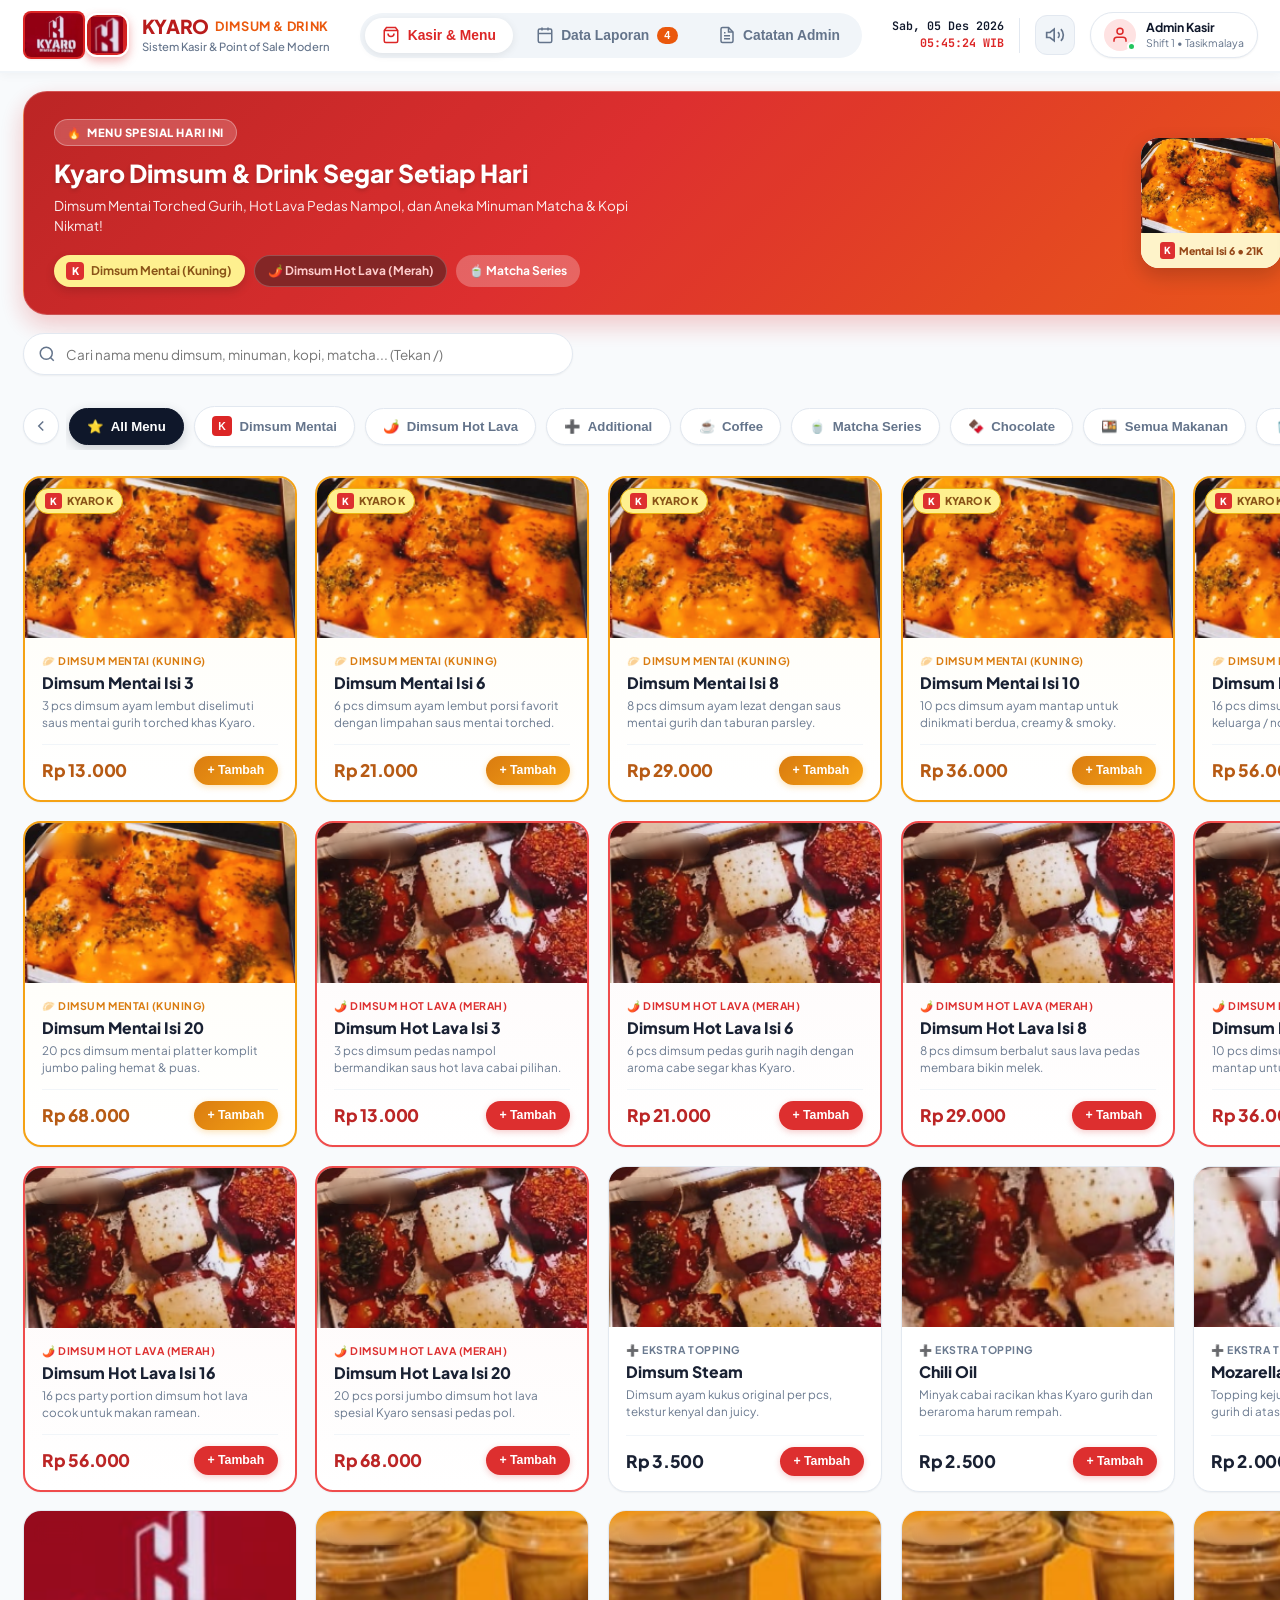
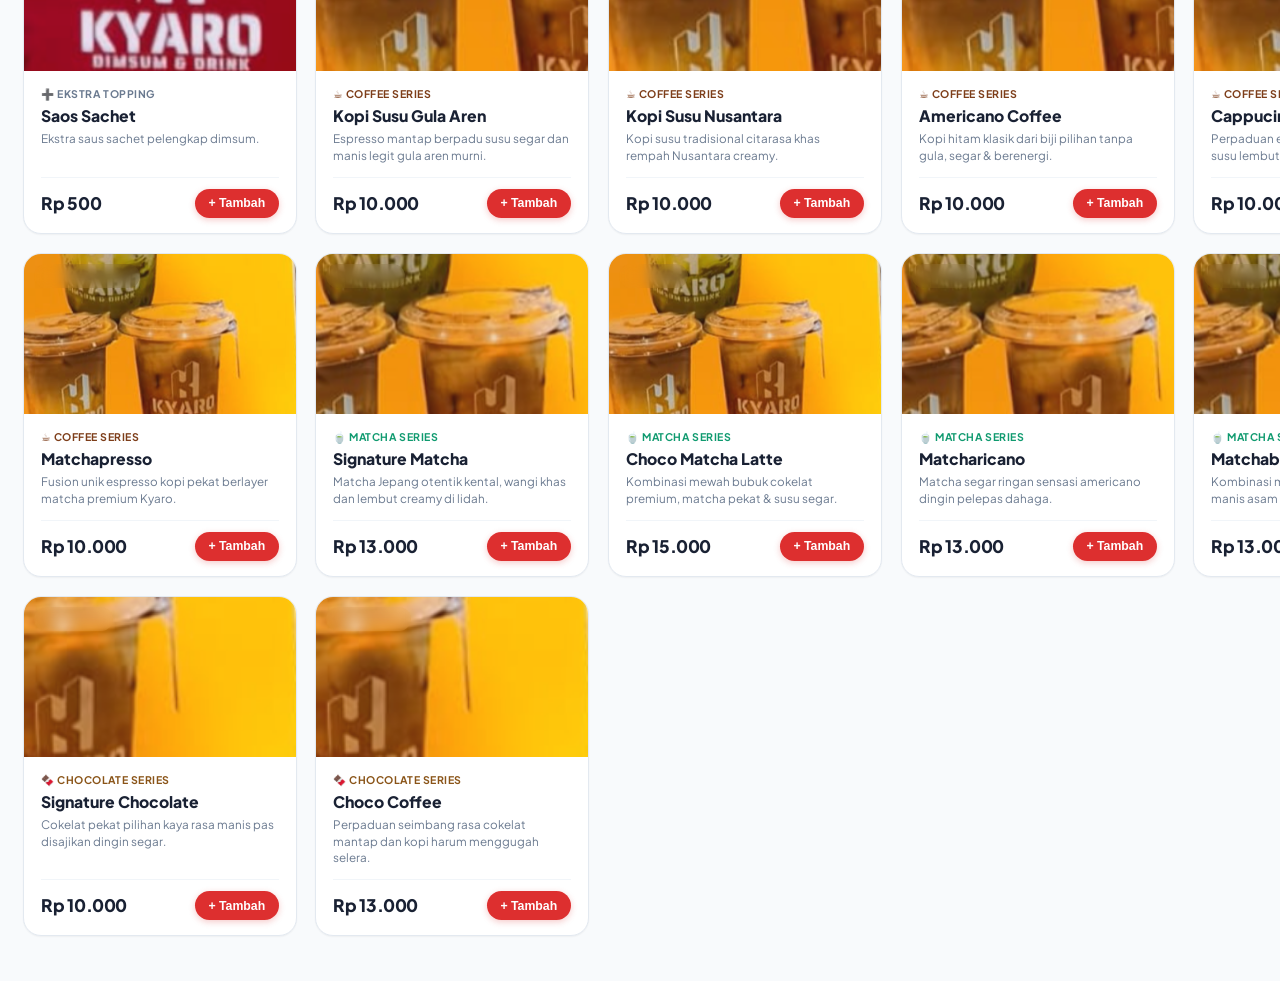
<file: index.html>
<!DOCTYPE html>
<html lang="id">
<head>
  <meta charset="UTF-8">
  <meta name="viewport" content="width=device-width, initial-scale=1.0">
  <title>KYARO Dimsum & Drink — POS & Kasir Pintar</title>
  <link rel="preconnect" href="https://fonts.googleapis.com">
  <link rel="preconnect" href="https://fonts.gstatic.com" crossorigin>
  <link href="https://fonts.googleapis.com/css2?family=Plus+Jakarta+Sans:wght@400;500;600;700;800&family=JetBrains+Mono:wght@500;700&display=swap" rel="stylesheet">
  <link rel="stylesheet" href="styles.css">
  <link rel="icon" type="image/png" href="assets/emblem_k.png">
</head>
<body>
  <!-- TOP NAVIGATION BAR -->
  <header class="navbar" id="topNavbar">
    <div class="nav-container">
      <!-- Brand Logo & Store Info -->
      <div class="nav-brand">
        <div class="logo-wrapper">
          <img src="assets/logo_kyaro.png" alt="KYARO Logo" class="brand-logo" onerror="this.style.display='none'">
          <div class="brand-emblem-k" title="KYARO Signature">
            <img src="assets/emblem_k.png" alt="K Emblem" class="emblem-img">
          </div>
        </div>
        <div class="brand-text">
          <h1 class="brand-title">KYARO <span class="brand-sub">DIMSUM & DRINK</span></h1>
          <p class="brand-desc">Sistem Kasir & Point of Sale Modern</p>
        </div>
      </div>

      <!-- Navigation Tabs -->
      <nav class="nav-tabs" id="mainNavTabs">
        <button type="button" class="nav-tab active" data-tab="pos" id="tabNavPos">
          <svg class="tab-icon" viewBox="0 0 24 24" fill="none" stroke="currentColor" stroke-width="2"><path d="M6 2L3 6v14a2 2 0 0 0 2 2h14a2 2 0 0 0 2-2V6l-3-4z"/><line x1="3" y1="6" x2="21" y2="6"/><path d="M16 10a4 4 0 0 1-8 0"/></svg>
          <span>Kasir & Menu</span>
        </button>
        <button type="button" class="nav-tab" data-tab="reports" id="tabNavReports">
          <svg class="tab-icon" viewBox="0 0 24 24" fill="none" stroke="currentColor" stroke-width="2"><rect x="3" y="4" width="18" height="18" rx="2" ry="2"/><line x1="16" y1="2" x2="16" y2="6"/><line x1="8" y1="2" x2="8" y2="6"/><line x1="3" y1="10" x2="21" y2="10"/><path d="M8 14h.01"/><path d="M12 14h.01"/><path d="M16 14h.01"/><path d="M8 18h.01"/><path d="M12 18h.01"/><path d="M16 18h.01"/></svg>
          <span>Data Laporan</span>
          <span class="badge-count" id="navReportCount">0</span>
        </button>
        <button type="button" class="nav-tab" data-tab="admin-notes" id="tabNavNotes">
          <svg class="tab-icon" viewBox="0 0 24 24" fill="none" stroke="currentColor" stroke-width="2"><path d="M14 2H6a2 2 0 0 0-2 2v16a2 2 0 0 0 2 2h12a2 2 0 0 0 2-2V8z"/><polyline points="14 2 14 8 20 8"/><line x1="16" y1="13" x2="8" y2="13"/><line x1="16" y1="17" x2="8" y2="17"/><polyline points="10 9 9 9 8 9"/></svg>
          <span>Catatan Admin</span>
        </button>
      </nav>

      <!-- Right Header Actions (Clock, Search Quick, Sound, Cashier Profile) -->
      <div class="nav-meta">
        <!-- Live Clock -->
        <div class="live-clock" id="liveClockWidget">
          <span class="clock-date" id="liveDateText">01 Okt 2026</span>
          <span class="clock-time" id="liveTimeText">21:15:00 WIB</span>
        </div>

        <!-- Audio Toggle -->
        <button type="button" class="icon-btn" id="soundToggleBtn" title="Toggle Suara Kasir">
          <svg id="soundIconOn" viewBox="0 0 24 24" fill="none" stroke="currentColor" stroke-width="2"><polygon points="11 5 6 9 2 9 2 15 6 15 11 19 11 5"/><path d="M19.07 4.93a10 10 0 0 1 0 14.14M15.54 8.46a5 5 0 0 1 0 7.07"/></svg>
          <svg id="soundIconOff" class="hidden" viewBox="0 0 24 24" fill="none" stroke="currentColor" stroke-width="2"><polygon points="11 5 6 9 2 9 2 15 6 15 11 19 11 5"/><line x1="23" y1="9" x2="17" y2="15"/><line x1="17" y1="9" x2="23" y2="15"/></svg>
        </button>

        <!-- Cashier Shift Avatar -->
        <div class="cashier-pill">
          <div class="cashier-avatar">
            <svg viewBox="0 0 24 24" fill="none" stroke="currentColor" stroke-width="2"><path d="M20 21v-2a4 4 0 0 0-4-4H8a4 4 0 0 0-4 4v2"/><circle cx="12" cy="7" r="4"/></svg>
            <span class="status-indicator"></span>
          </div>
          <div class="cashier-info">
            <span class="cashier-name">Admin Kasir</span>
            <span class="cashier-shift">Shift 1 • Tasikmalaya</span>
          </div>
        </div>
      </div>
    </div>
  </header>

  <!-- MAIN APP CONTAINER -->
  <main class="app-main">
    
    <!-- VIEW 1: POS & KASIR (MAIN ORDERING DASHBOARD) -->
    <div class="view-panel active" id="viewPos">
      <div class="pos-layout">
        
        <!-- LEFT COLUMN: MENU & CATALOG -->
        <section class="menu-section">
          
          <!-- Top Hero Promo Banner (Red & Orange Kyaro Branding) -->
          <div class="promo-banner scroll-reveal">
            <div class="promo-content">
              <div class="promo-badge">
                <span class="flame-icon">🔥</span> MENU SPESIAL HARI INI
              </div>
              <h2 class="promo-title">Kyaro Dimsum & Drink Segar Setiap Hari</h2>
              <p class="promo-subtitle">Dimsum Mentai Torched Gurih, Hot Lava Pedas Nampol, dan Aneka Minuman Matcha & Kopi Nikmat!</p>
              <div class="promo-highlights">
                <div class="promo-chip mentai-chip" onclick="filterCategory('dimsum-mentai')">
                  <span class="chip-k">K</span>
                  <span>Dimsum Mentai (Kuning)</span>
                </div>
                <div class="promo-chip hotlava-chip" onclick="filterCategory('dimsum-hot-lava')">
                  <span>🌶️ Dimsum Hot Lava (Merah)</span>
                </div>
                <div class="promo-chip drink-chip" onclick="filterCategory('minuman-matcha')">
                  <span>🍵 Matcha Series</span>
                </div>
              </div>
            </div>
            <div class="promo-image-group">
              <div class="promo-img-card mentai-glow">
                <img src="assets/mentai_crop.png" alt="Dimsum Mentai">
                <div class="promo-img-label mentai-lbl">
                  <span class="k-mini">K</span> Mentai Isi 6 • 21K
                </div>
              </div>
              <div class="promo-img-card hotlava-glow">
                <img src="assets/hot_lava_crop.png" alt="Dimsum Hot Lava">
                <div class="promo-img-label hotlava-lbl">
                  🌶️ Hot Lava Isi 6 • 21K
                </div>
              </div>
            </div>
          </div>

          <!-- Search Bar & Quick Filters -->
          <div class="menu-toolbar">
            <div class="search-box">
              <svg class="search-icon" viewBox="0 0 24 24" fill="none" stroke="currentColor" stroke-width="2"><circle cx="11" cy="11" r="8"/><line x1="21" y1="21" x2="16.65" y2="16.65"/></svg>
              <input type="text" id="menuSearchInput" placeholder="Cari nama menu dimsum, minuman, kopi, matcha... (Tekan /)">
              <button type="button" class="clear-search-btn hidden" id="clearSearchBtn" title="Hapus pencarian">&times;</button>
            </div>
            <div class="quick-status">
              <span id="menuCountBadge">Menampilkan semua 23 menu</span>
            </div>
          </div>

          <!-- Category Tabs Bar (Smooth Horizontal Scroll with Icons) -->
          <div class="category-nav-wrapper">
            <button type="button" class="cat-nav-btn cat-prev" id="catNavPrev" title="Scroll Kiri">
              <svg viewBox="0 0 24 24" fill="none" stroke="currentColor" stroke-width="2"><polyline points="15 18 9 12 15 6"/></svg>
            </button>
            <div class="category-scroll" id="categoryScroll">
              <button type="button" class="cat-pill active" data-cat="all">
                <span class="cat-icon">⭐</span>
                <span class="cat-label">All Menu</span>
              </button>
              <button type="button" class="cat-pill cat-pill-mentai" data-cat="dimsum-mentai">
                <span class="k-badge-icon">K</span>
                <span class="cat-label">Dimsum Mentai</span>
              </button>
              <button type="button" class="cat-pill cat-pill-hotlava" data-cat="dimsum-hot-lava">
                <span class="cat-icon">🌶️</span>
                <span class="cat-label">Dimsum Hot Lava</span>
              </button>
              <button type="button" class="cat-pill" data-cat="additional">
                <span class="cat-icon">➕</span>
                <span class="cat-label">Additional</span>
              </button>
              <button type="button" class="cat-pill cat-pill-coffee" data-cat="coffee">
                <span class="cat-icon">☕</span>
                <span class="cat-label">Coffee</span>
              </button>
              <button type="button" class="cat-pill cat-pill-matcha" data-cat="matcha">
                <span class="cat-icon">🍵</span>
                <span class="cat-label">Matcha Series</span>
              </button>
              <button type="button" class="cat-pill cat-pill-choco" data-cat="chocolate">
                <span class="cat-icon">🍫</span>
                <span class="cat-label">Chocolate</span>
              </button>
              <button type="button" class="cat-pill" data-cat="makanan">
                <span class="cat-icon">🍱</span>
                <span class="cat-label">Semua Makanan</span>
              </button>
              <button type="button" class="cat-pill" data-cat="minuman">
                <span class="cat-icon">🥤</span>
                <span class="cat-label">Semua Minuman</span>
              </button>
            </div>
            <button type="button" class="cat-nav-btn cat-next" id="catNavNext" title="Scroll Kanan">
              <svg viewBox="0 0 24 24" fill="none" stroke="currentColor" stroke-width="2"><polyline points="9 18 15 12 9 6"/></svg>
            </button>
          </div>

          <!-- PRODUCT GRID CONTAINER -->
          <div class="product-grid-container" id="productGridContainer">
            <!-- Dynamic product cards will be populated here via JavaScript -->
          </div>

        </section>

        <!-- RIGHT COLUMN: ORDER SUMMARY / CART (STICKY SIDEBAR) -->
        <aside class="cart-sidebar">
          <div class="cart-panel">
            
            <!-- Cart Header -->
            <div class="cart-header">
              <div class="cart-header-title">
                <h3>Ringkasan Pesanan</h3>
                <span class="order-id-badge" id="currentOrderId">#KYR-011026-0001</span>
              </div>
              <button type="button" class="btn-clear-cart" id="clearCartBtn" title="Reset Keranjang">
                <svg viewBox="0 0 24 24" fill="none" stroke="currentColor" stroke-width="2"><polyline points="3 6 5 6 21 6"/><path d="M19 6v14a2 2 0 0 1-2 2H7a2 2 0 0 1-2-2V6m3 0V4a2 2 0 0 1 2-2h4a2 2 0 0 1 2 2v2"/><line x1="10" y1="11" x2="10" y2="17"/><line x1="14" y1="11" x2="14" y2="17"/></svg>
                <span>Reset</span>
              </button>
            </div>

            <!-- Customer & Order Type Config -->
            <div class="cart-order-meta">
              <div class="order-type-switch">
                <button type="button" class="type-btn active" data-type="Dine In" id="typeDineInBtn">
                  <span>🍽️ Makan di Tempat</span>
                </button>
                <button type="button" class="type-btn" data-type="Take Away" id="typeTakeAwayBtn">
                  <span>🛍️ Bawa Pulang</span>
                </button>
              </div>

              <div class="customer-inputs">
                <div class="input-field">
                  <label for="customerNameInput">Nama Pelanggan</label>
                  <input type="text" id="customerNameInput" placeholder="Contoh: Kak Naufal" value="">
                </div>
                <div class="input-field table-field" id="tableFieldContainer">
                  <label for="tableNoInput">No. Meja</label>
                  <input type="text" id="tableNoInput" placeholder="Meja 01" value="01">
                </div>
              </div>
            </div>

            <!-- Cart Items List (Scrollable) -->
            <div class="cart-items-wrapper">
              <div class="cart-items-header">
                <span>Daftar Menu (<strong id="cartItemTotalCount">0</strong> item)</span>
              </div>
              
              <div class="cart-items-list" id="cartItemsList">
                <!-- Cart items rendered by JavaScript -->
                <div class="empty-cart-state" id="emptyCartState">
                  <div class="empty-icon">🥟</div>
                  <h4>Keranjang Masih Kosong</h4>
                  <p>Klik menu di samping untuk menambahkan pesanan ke keranjang.</p>
                </div>
              </div>
            </div>

            <!-- General Order Notes -->
            <div class="cart-notes-section">
              <input type="text" id="orderGeneralNote" placeholder="Catatan Tambahan Pesanan (opsional)...">
            </div>

            <!-- Payment Calculation Summary -->
            <div class="cart-summary-footer">
              <div class="summary-row">
                <span class="label">Subtotal</span>
                <span class="value" id="cartSubtotalText">Rp 0</span>
              </div>
              <div class="summary-row discount-row">
                <span class="label">
                  Diskon
                  <button type="button" class="btn-toggle-discount" id="btnToggleDiscount">+ Voucher</button>
                </span>
                <span class="value text-green" id="cartDiscountText">- Rp 0</span>
              </div>

              <!-- Collapsible Discount Input -->
              <div class="discount-input-box hidden" id="discountInputBox">
                <div class="discount-flex">
                  <input type="number" id="discountValInput" placeholder="Nominal Rp / %" min="0">
                  <select id="discountTypeSelect">
                    <option value="fixed">Rp</option>
                    <option value="percent">%</option>
                  </select>
                  <button type="button" class="btn-sm btn-apply" id="applyDiscountBtn">Terapkan</button>
                </div>
              </div>

              <div class="summary-row total-row">
                <span class="label">Total Tagihan</span>
                <span class="value total-price" id="cartTotalPriceText">Rp 0</span>
              </div>

              <!-- Payment Action Button -->
              <button type="button" class="btn-pay-now" id="btnProcessPayment" disabled>
                <div class="pay-btn-content">
                  <svg viewBox="0 0 24 24" fill="none" stroke="currentColor" stroke-width="2"><rect x="1" y="4" width="22" height="16" rx="2" ry="2"/><line x1="1" y1="10" x2="23" y2="10"/></svg>
                  <span>Proses Pembayaran (F4)</span>
                </div>
                <span class="pay-shortcut">ENTER ➔</span>
              </button>
            </div>

          </div>
        </aside>

      </div>
    </div>

    <!-- VIEW 2: DATA LAPORAN (DATA PEMBELIAN CARD & REKAP TRANSAKSI) -->
    <div class="view-panel" id="viewReports">
      <div class="reports-layout">
        
        <!-- Top Metrics Cards -->
        <div class="reports-kpi-grid">
          <div class="kpi-card revenue-kpi">
            <div class="kpi-icon">💰</div>
            <div class="kpi-meta">
              <span class="kpi-label">Total Omset Penjualan</span>
              <h3 class="kpi-val" id="kpiTotalRevenue">Rp 0</h3>
              <span class="kpi-sub" id="kpiRevenueSub">Berdasarkan data tersaring</span>
            </div>
          </div>
          <div class="kpi-card orders-kpi">
            <div class="kpi-icon">🧾</div>
            <div class="kpi-meta">
              <span class="kpi-label">Total Transaksi Selesai</span>
              <h3 class="kpi-val" id="kpiTotalOrders">0 Pesanan</h3>
              <span class="kpi-sub" id="kpiOrdersSub">Tercatat di sistem</span>
            </div>
          </div>
          <div class="kpi-card cash-kpi">
            <div class="kpi-icon">💵</div>
            <div class="kpi-meta">
              <span class="kpi-label">Pembayaran Tunai (Cash)</span>
              <h3 class="kpi-val" id="kpiTotalCash">Rp 0</h3>
              <span class="kpi-sub" id="kpiCashCount">0 transaksi tunai</span>
            </div>
          </div>
          <div class="kpi-card cashless-kpi">
            <div class="kpi-icon">📱</div>
            <div class="kpi-meta">
              <span class="kpi-label">Pembayaran Non-Tunai (QRIS)</span>
              <h3 class="kpi-val" id="kpiTotalNonCash">Rp 0</h3>
              <span class="kpi-sub" id="kpiNonCashCount">0 transaksi non-tunai</span>
            </div>
          </div>
        </div>

        <!-- THE MAIN REQUESTED CARD: DATA PEMBELIAN DD/MM/YYYY -->
        <div class="report-main-card">
          <div class="report-card-header">
            <div class="report-title-group">
              <div class="report-card-badge">
                <span class="live-dot"></span> REKAPITULASI RESMI
              </div>
              <h2 class="report-card-title" id="reportCardTitle">DATA PEMBELIAN 01/10/2026</h2>
              <p class="report-card-subtitle">Semua riwayat transaksi penjualan berhasil, rincian produk, metode pembayaran tunai / non-tunai & catatan lengkap kasir.</p>
            </div>
            
            <div class="report-actions-group">
              <button type="button" class="btn-action-report btn-export-csv" id="btnExportCSV" title="Unduh ke format Excel/CSV">
                <svg viewBox="0 0 24 24" fill="none" stroke="currentColor" stroke-width="2"><path d="M21 15v4a2 2 0 0 1-2 2H5a2 2 0 0 1-2-2v-4"/><polyline points="7 10 12 15 17 10"/><line x1="12" y1="15" x2="12" y2="3"/></svg>
                <span>Export Excel/CSV</span>
              </button>
              <button type="button" class="btn-action-report btn-print-report" id="btnPrintReportSummary" title="Cetak Rekap Laporan">
                <svg viewBox="0 0 24 24" fill="none" stroke="currentColor" stroke-width="2"><polyline points="6 9 6 2 18 2 18 9"/><path d="M6 18H4a2 2 0 0 1-2-2v-5a2 2 0 0 1 2-2h16a2 2 0 0 1 2 2v5a2 2 0 0 1-2 2h-2"/><rect x="6" y="14" width="12" height="8"/></svg>
                <span>Cetak Rekap</span>
              </button>
              <button type="button" class="btn-action-report btn-danger-report" id="btnResetAllTransactions" title="Kosongkan data untuk shift baru">
                <svg viewBox="0 0 24 24" fill="none" stroke="currentColor" stroke-width="2"><polyline points="3 6 5 6 21 6"/><path d="M19 6v14a2 2 0 0 1-2 2H7a2 2 0 0 1-2-2V6m3 0V4a2 2 0 0 1 2-2h4a2 2 0 0 1 2 2v2"/></svg>
                <span>Reset Data</span>
              </button>
            </div>
          </div>

          <!-- Report Filter Toolbar -->
          <div class="report-filter-bar">
            <!-- Filter by Date Buttons & Datepicker -->
            <div class="filter-group date-filters">
              <span class="filter-label">Filter Tanggal:</span>
              <div class="date-pills">
                <button type="button" class="date-pill active" data-period="today" id="filterTodayBtn">Hari Ini</button>
                <button type="button" class="date-pill" data-period="yesterday">Kemarin</button>
                <button type="button" class="date-pill" data-period="week">7 Hari Terakhir</button>
                <button type="button" class="date-pill" data-period="all">Semua Data</button>
              </div>
              <div class="custom-date-box">
                <input type="date" id="customDateFilterInput" title="Pilih Tanggal Spesifik">
              </div>
            </div>

            <!-- Filter by Payment Method -->
            <div class="filter-group payment-filters">
              <span class="filter-label">Metode Bayar:</span>
              <select id="filterPaymentMethod">
                <option value="all">Semua Metode</option>
                <option value="Tunai">💵 Tunai (Cash)</option>
                <option value="Non-Tunai">📱 Non-Tunai (QRIS / Transfer)</option>
              </select>
            </div>

            <!-- Search in Transactions -->
            <div class="filter-group search-filter">
              <div class="report-search-box">
                <svg viewBox="0 0 24 24" fill="none" stroke="currentColor" stroke-width="2"><circle cx="11" cy="11" r="8"/><line x1="21" y1="21" x2="16.65" y2="16.65"/></svg>
                <input type="text" id="reportSearchInput" placeholder="Cari ID transaksi, nama menu, nama pelanggan...">
              </div>
            </div>
          </div>

          <!-- Inside Card: Transactions List / Table -->
          <div class="report-table-container">
            <div class="report-list-header">
              <span class="list-count-text" id="filteredTransactionsCount">Menampilkan 0 Transaksi</span>
              <span class="sort-indicator">Urutan: Waktu Terbaru</span>
            </div>

            <!-- Dynamic Transaction Cards Inside Main Card -->
            <div class="transactions-cards-list" id="transactionsCardsList">
              <!-- Dynamically populated transaction cards -->
            </div>
          </div>

        </div>

        <!-- Product Popularity & Sales Breakdown Section -->
        <div class="report-secondary-grid">
          <div class="sub-card top-items-card">
            <div class="sub-card-header">
              <div class="sub-title-flex">
                <span class="sub-icon">🏆</span>
                <h3>Menu Terlaris (Top Sales)</h3>
              </div>
              <span class="sub-badge" id="topItemsCountBadge">0 Menu Terjual</span>
            </div>
            <div class="top-items-list" id="topItemsList">
              <!-- Top selling items list -->
            </div>
          </div>

          <div class="sub-card payment-breakdown-card">
            <div class="sub-card-header">
              <div class="sub-title-flex">
                <span class="sub-icon">📊</span>
                <h3>Komposisi Pembayaran</h3>
              </div>
              <span class="sub-badge">Tunai vs Non-Tunai</span>
            </div>
            <div class="payment-ratio-content" id="paymentRatioContent">
              <!-- Payment ratio bars and breakdown -->
            </div>
          </div>
        </div>

      </div>
    </div>

    <!-- VIEW 3: ADMIN NOTES & SHIFT LOGBOOK -->
    <div class="view-panel" id="viewNotes">
      <div class="admin-notes-layout">
        
        <div class="notes-header-card">
          <div class="notes-header-content">
            <div class="notes-badge">📝 BUKU CATATAN KHUSUS ADMIN & SHIFT KASIR</div>
            <h2>Catatan Operasional & Memo Toko</h2>
            <p>Fitur tambahan untuk memudahkan admin mencatat modal kasir, stok bahan menipis, pesan antar-shift, atau catatan penting lainnya.</p>
          </div>
          <button type="button" class="btn-add-note" id="btnOpenNewNoteModal">
            <svg viewBox="0 0 24 24" fill="none" stroke="currentColor" stroke-width="2"><line x1="12" y1="5" x2="12" y2="19"/><line x1="5" y1="12" x2="19" y2="12"/></svg>
            <span>Tambah Catatan Baru</span>
          </button>
        </div>

        <!-- Notes Grid -->
        <div class="notes-grid" id="adminNotesGrid">
          <!-- Populated dynamically -->
        </div>

        <!-- Menu Stock Quick Availability Toggle -->
        <div class="stock-manage-card">
          <div class="stock-card-header">
            <h3>⚡ Kelola Ketersediaan Menu Cepat (Stok Menu)</h3>
            <p>Klik tombol untuk mengubah status menu antara "Tersedia" atau "Habis" secara instan di sistem kasir.</p>
          </div>
          <div class="stock-toggle-list" id="stockToggleList">
            <!-- Populated dynamically -->
          </div>
        </div>

      </div>
    </div>

  </main>

  <!-- MODAL 1: PAYMENT PROCESSING (TUNAI & NON-TUNAI) -->
  <div class="modal-overlay hidden" id="paymentModal">
    <div class="modal-container payment-modal-box">
      
      <div class="modal-header">
        <div class="modal-title-wrap">
          <div class="modal-brand-badge">
            <span class="k-emblem-mini">K</span> KYARO POINT OF SALE
          </div>
          <h2 class="modal-title">Pembayaran Pesanan</h2>
          <span class="modal-order-tag" id="modalOrderIdText">#KYR-011026-0001</span>
        </div>
        <button type="button" class="modal-close-btn" id="closePaymentModalBtn">&times;</button>
      </div>

      <div class="modal-body payment-modal-body">
        
        <!-- Total Tagihan Callout -->
        <div class="bill-total-callout">
          <div class="bill-label">TOTAL YANG HARUS DIBAYAR</div>
          <div class="bill-amount" id="modalBillAmount">Rp 0</div>
          <div class="bill-subinfo" id="modalBillItemsInfo">0 item • Makan di Tempat</div>
        </div>

        <!-- Payment Method Tabs -->
        <div class="payment-method-selector">
          <button type="button" class="method-tab active" data-method="tunai" id="tabMethodCash">
            <span class="method-icon">💵</span>
            <div class="method-text">
              <strong>Tunai (Cash)</strong>
              <small>Uang tunai & hitung kembalian presisi</small>
            </div>
          </button>
          <button type="button" class="method-tab" data-method="nontunai" id="tabMethodCashless">
            <span class="method-icon">📱</span>
            <div class="method-text">
              <strong>Non-Tunai (QRIS)</strong>
              <small>GoPay, ShopeePay, OVO, Dana, BCA</small>
            </div>
          </button>
        </div>

        <!-- METHOD TAB 1: TUNAI (CASH) WITH PRECISE LOGIC -->
        <div class="method-content-panel active" id="panelMethodCash">
          
          <div class="cash-input-section">
            <label for="cashAmountInput" class="cash-label">
              <span>Nominal Uang Tunai Diterima:</span>
              <span class="exact-hint">Masukkan jumlah uang pelanggan</span>
            </label>
            <div class="cash-input-wrapper">
              <span class="currency-prefix">Rp</span>
              <input type="text" id="cashAmountInput" inputmode="numeric" placeholder="0" autocomplete="off">
              <button type="button" class="btn-clear-input" id="btnClearCashInput" title="Bersihkan">&times;</button>
            </div>
          </div>

          <!-- Quick Cash Denominations -->
          <div class="quick-cash-row">
            <span class="quick-cash-title">Pilihan Cepat:</span>
            <div class="quick-cash-buttons" id="quickCashButtonsContainer">
              <button type="button" class="cash-btn cash-btn-exact" id="btnExactCash">Uang Pas</button>
              <button type="button" class="cash-btn" data-val="15000">15K</button>
              <button type="button" class="cash-btn" data-val="20000">20K</button>
              <button type="button" class="cash-btn" data-val="50000">50K</button>
              <button type="button" class="cash-btn" data-val="100000">100K</button>
              <button type="button" class="cash-btn" data-val="200000">200K</button>
            </div>
          </div>

          <!-- Real-Time Calculation Feedback (Kembalian / Kurang) -->
          <div class="change-calc-box" id="changeCalcBox">
            <div class="calc-row">
              <span class="calc-label">Total Belanja:</span>
              <strong class="calc-val" id="calcBillVal">Rp 0</strong>
            </div>
            <div class="calc-row">
              <span class="calc-label">Uang Diterima:</span>
              <strong class="calc-val" id="calcPaidVal">Rp 0</strong>
            </div>
            <div class="calc-divider"></div>
            <div class="calc-row result-row" id="calcResultRow">
              <span class="calc-label" id="calcResultLabel">Kembalian:</span>
              <span class="calc-result-val text-green" id="calcResultVal">Rp 0</span>
            </div>
            <div class="calc-warning-msg hidden" id="calcWarningMsg">
              ⚠️ Uang yang dimasukkan masih kurang Rp 0! Masukkan nominal yang cukup.
            </div>
          </div>

        </div>

        <!-- METHOD TAB 2: NON-TUNAI (QRIS) -->
        <div class="method-content-panel" id="panelMethodCashless">
          <div class="qris-payment-box">
            <div class="qris-brand-header">
              <div class="qris-badge">QRIS STANDAR PEMBAYARAN NASIONAL</div>
              <p>Mendukung GoPay, ShopeePay, OVO, Dana, BCA Mobile & Semua Bank</p>
            </div>
            
            <!-- Dynamic QR Display -->
            <div class="qris-frame">
              <div class="qris-inner">
                <div class="qris-header-logo">
                  <span class="qris-text">QRIS</span>
                  <span class="kyaro-tag">KYARO DIMSUM</span>
                </div>
                
                <!-- Simulated QR Code SVG -->
                <div class="qr-canvas-mockup" id="qrisCanvasContainer">
                  <svg class="qr-svg" viewBox="0 0 160 160">
                    <rect width="160" height="160" fill="white"/>
                    <!-- QR Corners -->
                    <rect x="10" y="10" width="40" height="40" fill="black"/>
                    <rect x="16" y="16" width="28" height="28" fill="white"/>
                    <rect x="22" y="22" width="16" height="16" fill="black"/>

                    <rect x="110" y="10" width="40" height="40" fill="black"/>
                    <rect x="116" y="16" width="28" height="28" fill="white"/>
                    <rect x="122" y="22" width="16" height="16" fill="black"/>

                    <rect x="10" y="110" width="40" height="40" fill="black"/>
                    <rect x="16" y="116" width="28" height="28" fill="white"/>
                    <rect x="22" y="122" width="16" height="16" fill="black"/>

                    <!-- QR Matrix Simulated Pattern -->
                    <g fill="black">
                      <rect x="60" y="12" width="8" height="8"/><rect x="76" y="12" width="8" height="8"/><rect x="92" y="12" width="8" height="8"/>
                      <rect x="68" y="24" width="8" height="8"/><rect x="84" y="24" width="8" height="8"/>
                      <rect x="12" y="60" width="8" height="8"/><rect x="24" y="68" width="8" height="8"/><rect x="36" y="60" width="8" height="8"/>
                      <rect x="60" y="60" width="40" height="40" fill="#dc2626" rx="4"/>
                      <rect x="116" y="60" width="8" height="8"/><rect x="132" y="68" width="8" height="8"/><rect x="140" y="60" width="8" height="8"/>
                      <rect x="60" y="112" width="8" height="8"/><rect x="76" y="120" width="8" height="8"/><rect x="92" y="112" width="8" height="8"/>
                      <rect x="68" y="132" width="8" height="8"/><rect x="84" y="140" width="8" height="8"/><rect x="100" y="132" width="8" height="8"/>
                      <rect x="112" y="112" width="8" height="8"/><rect x="124" y="124" width="8" height="8"/><rect x="136" y="112" width="8" height="8"/>
                      <rect x="120" y="140" width="8" height="8"/><rect x="140" y="136" width="8" height="8"/>
                    </g>
                    <!-- Center K Emblem in QR -->
                    <rect x="66" y="66" width="28" height="28" fill="#ffffff" rx="4"/>
                    <text x="80" y="86" font-family="'Plus Jakarta Sans', sans-serif" font-weight="900" font-size="20" fill="#dc2626" text-anchor="middle">K</text>
                  </svg>
                </div>

                <div class="qris-footer-amount">
                  <span class="qris-lbl">NOMINAL:</span>
                  <strong class="qris-val" id="qrisTotalDisplay">Rp 0</strong>
                </div>
              </div>

              <!-- Partner badges -->
              <div class="qris-partners">
                <span class="partner-tag">GoPay</span>
                <span class="partner-tag">ShopeePay</span>
                <span class="partner-tag">OVO</span>
                <span class="partner-tag">Dana</span>
                <span class="partner-tag">BCA</span>
                <span class="partner-tag">Mandiri</span>
              </div>
            </div>

            <!-- Alternative Bank Transfer Reference -->
            <div class="bank-acc-info">
              <span class="bank-title">BCA Outlet Kyaro:</span>
              <code>810-582-9901</code>
              <small>a.n WAROENG KYARO DIMSUM</small>
            </div>

          </div>
        </div>

      </div>

      <div class="modal-footer payment-modal-footer">
        <button type="button" class="btn-modal-cancel" id="btnCancelPayment">Batal</button>
        <button type="button" class="btn-modal-confirm" id="btnConfirmPayment">
          <svg viewBox="0 0 24 24" fill="none" stroke="currentColor" stroke-width="2"><polyline points="20 6 9 17 4 12"/></svg>
          <span id="confirmPaymentBtnText">Konfirmasi & Selesaikan Transaksi</span>
        </button>
      </div>

    </div>
  </div>

  <!-- MODAL 2: RECEIPT / STRUK BELANJA MODAL (PRINT READY) -->
  <div class="modal-overlay hidden" id="receiptModal">
    <div class="modal-container receipt-modal-box">
      
      <div class="modal-header">
        <div class="modal-title-wrap">
          <div class="success-check-badge">✓ TRANSAKSI SUKSES</div>
          <h2 class="modal-title">Struk Bukti Pembayaran</h2>
        </div>
        <button type="button" class="modal-close-btn" id="closeReceiptModalBtn">&times;</button>
      </div>

      <div class="modal-body receipt-modal-body">
        
        <!-- THE PHYSICAL RECEIPT WRAPPER (80MM THERMAL STYLE) -->
        <div class="thermal-receipt" id="printableThermalReceipt">
          
          <div class="receipt-header">
            <div class="receipt-logo-wrap">
              <img src="assets/logo_kyaro.png" alt="Kyaro Logo" class="receipt-logo">
            </div>
            <h3 class="receipt-brand-name">WAROENG KYARO</h3>
            <p class="receipt-brand-type">DIMSUM & DRINK SPECIALIST</p>
            <p class="receipt-store-address">Pusat Kuliner Dimsum & Kopi Tasikmalaya</p>
            <p class="receipt-socials">Instagram: <strong>@waroengkyaro</strong></p>
            <p class="receipt-apps">Gofood • ShopeeFood</p>
          </div>

          <div class="receipt-divider-dashed"></div>

          <div class="receipt-meta-info">
            <div class="receipt-meta-row">
              <span>No. Order</span>
              <strong id="receiptOrderId">#KYR-011026-0001</strong>
            </div>
            <div class="receipt-meta-row">
              <span>Waktu</span>
              <span id="receiptDateTime">01/10/2026 21:15:00</span>
            </div>
            <div class="receipt-meta-row">
              <span>Kasir</span>
              <span id="receiptCashier">Admin Shift 1</span>
            </div>
            <div class="receipt-meta-row">
              <span>Pelanggan</span>
              <strong id="receiptCustomer">Kak Naufal (Meja 01)</strong>
            </div>
            <div class="receipt-meta-row">
              <span>Tipe Order</span>
              <span class="receipt-type-badge" id="receiptOrderType">Makan di Tempat</span>
            </div>
          </div>

          <div class="receipt-divider-dashed"></div>

          <!-- Items Table -->
          <div class="receipt-items-table">
            <div class="receipt-table-header">
              <span class="col-item">Item Menu</span>
              <span class="col-qty">Qty</span>
              <span class="col-price">Harga</span>
              <span class="col-total">Total</span>
            </div>
            <div class="receipt-items-body" id="receiptItemsBody">
              <!-- Item rows populated here -->
            </div>
          </div>

          <div class="receipt-divider-dashed"></div>

          <!-- Total & Calculations -->
          <div class="receipt-calc-section">
            <div class="receipt-calc-row">
              <span>Subtotal:</span>
              <span id="receiptSubtotal">Rp 0</span>
            </div>
            <div class="receipt-calc-row" id="receiptDiscountRow">
              <span>Diskon:</span>
              <span id="receiptDiscount">- Rp 0</span>
            </div>
            <div class="receipt-calc-row grand-total-row">
              <strong>TOTAL BAYAR:</strong>
              <strong id="receiptGrandTotal">Rp 0</strong>
            </div>
            <div class="receipt-divider-dotted"></div>
            <div class="receipt-calc-row">
              <span>Metode Pembayaran:</span>
              <strong id="receiptPaymentMethod">TUNAI (CASH)</strong>
            </div>
            <div class="receipt-calc-row" id="receiptCashPaidRow">
              <span>Uang Diterima:</span>
              <span id="receiptCashPaid">Rp 0</span>
            </div>
            <div class="receipt-calc-row" id="receiptCashChangeRow">
              <span>Kembalian:</span>
              <strong class="receipt-change-val" id="receiptCashChange">Rp 0</strong>
            </div>
          </div>

          <div class="receipt-divider-dashed"></div>

          <!-- Receipt Footer Note -->
          <div class="receipt-footer">
            <p class="receipt-thanks">Terima Kasih Atas Kunjungan Anda!</p>
            <p class="receipt-greeting">Nikmati Kelezatan Dimsum & Drink Kyaro</p>
            <p class="receipt-barcode">||| | ||||| |||| || |||||| |||| |||</p>
            <small class="receipt-powered">Kyaro POS System • Powered by Antigravity</small>
          </div>

        </div>

      </div>

      <div class="modal-footer receipt-modal-footer">
        <button type="button" class="btn-receipt-action btn-print-receipt" id="btnPrintReceiptBtn">
          <svg viewBox="0 0 24 24" fill="none" stroke="currentColor" stroke-width="2"><polyline points="6 9 6 2 18 2 18 9"/><path d="M6 18H4a2 2 0 0 1-2-2v-5a2 2 0 0 1 2-2h16a2 2 0 0 1 2 2v5a2 2 0 0 1-2 2h-2"/><rect x="6" y="14" width="12" height="8"/></svg>
          <span>Cetak Struk Kasir</span>
        </button>
        <button type="button" class="btn-receipt-action btn-new-order" id="btnNewOrderBtn">
          <svg viewBox="0 0 24 24" fill="none" stroke="currentColor" stroke-width="2"><line x1="12" y1="5" x2="12" y2="19"/><line x1="5" y1="12" x2="19" y2="12"/></svg>
          <span>Buat Pesanan Baru</span>
        </button>
      </div>

    </div>
  </div>

  <!-- MODAL 3: ADD ITEM NOTE -->
  <div class="modal-overlay hidden" id="itemNoteModal">
    <div class="modal-container note-modal-box">
      <div class="modal-header">
        <h3 class="modal-title" id="noteModalItemTitle">Catatan Menu: Dimsum Mentai</h3>
        <button type="button" class="modal-close-btn" id="closeNoteModalBtn">&times;</button>
      </div>
      <div class="modal-body">
        <label for="itemNoteInput">Catatan khusus untuk menu ini:</label>
        <textarea id="itemNoteInput" rows="3" placeholder="Contoh: Saus dipisah, ekstra pedas, sedikit gula, es batu sedikit..."></textarea>
        <div class="quick-note-pills">
          <button type="button" class="pill-btn" onclick="appendItemNote('Pedas Nampol')">🌶️ Pedas Nampol</button>
          <button type="button" class="pill-btn" onclick="appendItemNote('Saus Dipisah')">🥣 Saus Dipisah</button>
          <button type="button" class="pill-btn" onclick="appendItemNote('Less Sugar')">🧊 Less Sugar</button>
          <button type="button" class="pill-btn" onclick="appendItemNote('Tanpa Es')">☕ Tanpa Es</button>
          <button type="button" class="pill-btn" onclick="appendItemNote('Moza Leleh')">🧀 Moza Leleh</button>
        </div>
      </div>
      <div class="modal-footer">
        <button type="button" class="btn-modal-cancel" id="btnCancelItemNote">Batal</button>
        <button type="button" class="btn-modal-confirm" id="btnSaveItemNote">Simpan Catatan</button>
      </div>
    </div>
  </div>

  <!-- MODAL 4: NEW ADMIN NOTE MODAL -->
  <div class="modal-overlay hidden" id="newAdminNoteModal">
    <div class="modal-container admin-note-modal-box">
      <div class="modal-header">
        <h3 class="modal-title">Tambah Catatan Admin / Shift</h3>
        <button type="button" class="modal-close-btn" id="closeAdminNoteModalBtn">&times;</button>
      </div>
      <div class="modal-body">
        <div class="input-field mb-3">
          <label for="adminNoteTitleInput">Judul Memo / Catatan</label>
          <input type="text" id="adminNoteTitleInput" placeholder="Contoh: Modal Kasir Pagi, Stok Saos, Info Shift">
        </div>
        <div class="input-field mb-3">
          <label for="adminNoteCategorySelect">Kategori Catatan</label>
          <select id="adminNoteCategorySelect">
            <option value="modal">💵 Uang Modal / Kas</option>
            <option value="stok">📦 Stok & Persediaan</option>
            <option value="shift">🔄 Serah Terima Shift</option>
            <option value="pelanggan">⭐ Catatan Khusus Pelanggan</option>
            <option value="umum">📌 Catatan Umum</option>
          </select>
        </div>
        <div class="input-field">
          <label for="adminNoteContentInput">Rincian Isi Catatan</label>
          <textarea id="adminNoteContentInput" rows="4" placeholder="Tuliskan rincian lengkap catatan admin di sini..."></textarea>
        </div>
      </div>
      <div class="modal-footer">
        <button type="button" class="btn-modal-cancel" id="btnCancelAdminNote">Batal</button>
        <button type="button" class="btn-modal-confirm" id="btnSaveAdminNote">Simpan Catatan</button>
      </div>
    </div>
  </div>

  <!-- FLOATING SCROLL TO TOP BUTTON (Smooth Scroll) -->
  <button type="button" class="scroll-to-top hidden" id="scrollToTopBtn" title="Kembali ke Atas">
    <svg viewBox="0 0 24 24" fill="none" stroke="currentColor" stroke-width="2.5"><polyline points="18 15 12 9 6 15"/></svg>
  </button>

  <!-- TOAST NOTIFICATIONS CONTAINER -->
  <div class="toast-container" id="toastContainer"></div>

  <script src="app.js"></script>
</body>
</html>
</file>
<file: styles.css>
:root {
  /* Brand Primary Colors */
  --color-brand-red: #dc2626;
  --color-brand-red-dark: #b91c1c;
  --color-brand-red-light: #fee2e2;
  --color-brand-orange: #ea580c;
  --color-brand-orange-light: #ffedd5;
  --color-brand-yellow: #f59e0b;
  --color-brand-yellow-light: #fef3c7;
  --color-brand-yellow-dark: #d97706;

  /* Neutrals & Dark Tones */
  --color-bg-app: #f8fafc;
  --color-bg-card: #ffffff;
  --color-border: #e2e8f0;
  --color-border-subtle: #f1f5f9;
  --color-text-main: #0f172a;
  --color-text-muted: #64748b;
  --color-text-light: #94a3b8;

  /* Functional Accents */
  --color-success: #16a34a;
  --color-success-light: #dcfce7;
  --color-warning: #f59e0b;
  --color-danger: #ef4444;
  --color-matcha: #059669;
  --color-matcha-light: #d1fae5;
  --color-coffee: #78350f;
  --color-coffee-light: #fef3c7;
  --color-choco: #854d0e;
  --color-choco-light: #fef9c3;

  /* Shadows */
  --shadow-sm: 0 1px 2px 0 rgba(0, 0, 0, 0.05);
  --shadow-md: 0 4px 6px -1px rgba(0, 0, 0, 0.08), 0 2px 4px -2px rgba(0, 0, 0, 0.05);
  --shadow-lg: 0 10px 15px -3px rgba(0, 0, 0, 0.08), 0 4px 6px -4px rgba(0, 0, 0, 0.05);
  --shadow-xl: 0 20px 25px -5px rgba(0, 0, 0, 0.1), 0 8px 10px -6px rgba(0, 0, 0, 0.05);
  --shadow-glow-red: 0 0 20px rgba(220, 38, 38, 0.25);
  --shadow-glow-yellow: 0 0 20px rgba(245, 158, 11, 0.3);

  /* Radius */
  --radius-sm: 8px;
  --radius-md: 12px;
  --radius-lg: 18px;
  --radius-xl: 24px;
  --radius-full: 9999px;

  /* Layout dimensions */
  --header-height: 76px;
  --sidebar-cart-width: 440px;
}

/* Base & Reset */
*, *::before, *::after {
  box-sizing: border-box;
  margin: 0;
  padding: 0;
}

html {
  font-size: 15px;
  scroll-behavior: smooth;
}

body {
  font-family: 'Plus Jakarta Sans', system-ui, -apple-system, sans-serif;
  background-color: var(--color-bg-app);
  color: var(--color-text-main);
  min-height: 100vh;
  line-height: 1.5;
  overflow-x: hidden;
  -webkit-font-smoothing: antialiased;
}

/* Custom Scrollbar */
::-webkit-scrollbar {
  width: 8px;
  height: 8px;
}
::-webkit-scrollbar-track {
  background: #f1f5f9;
}
::-webkit-scrollbar-thumb {
  background: #cbd5e1;
  border-radius: 4px;
}
::-webkit-scrollbar-thumb:hover {
  background: var(--color-brand-orange);
}

.hidden {
  display: none !important;
}

/* ==========================================================================
   TOP NAVIGATION BAR
   ========================================================================== */
.navbar {
  position: sticky;
  top: 0;
  z-index: 100;
  background: #ffffff;
  border-bottom: 2px solid #f1f5f9;
  box-shadow: 0 2px 10px rgba(0, 0, 0, 0.04);
  backdrop-filter: blur(8px);
}

.nav-container {
  display: flex;
  align-items: center;
  justify-content: space-between;
  max-width: 1680px;
  margin: 0 auto;
  padding: 0.75rem 1.5rem;
  gap: 1.5rem;
}

/* Brand */
.nav-brand {
  display: flex;
  align-items: center;
  gap: 0.85rem;
  text-decoration: none;
  cursor: pointer;
}

.logo-wrapper {
  position: relative;
  display: flex;
  align-items: center;
  justify-content: center;
}

.brand-logo {
  height: 48px;
  width: auto;
  border-radius: var(--radius-sm);
  object-fit: contain;
  box-shadow: var(--shadow-sm);
  background: #dc2626;
  padding: 2px;
}

.brand-emblem-k {
  width: 44px;
  height: 44px;
  background: linear-gradient(135deg, #b91c1c, #dc2626);
  border-radius: var(--radius-md);
  display: flex;
  align-items: center;
  justify-content: center;
  box-shadow: 0 4px 10px rgba(220, 38, 38, 0.35);
  border: 2px solid #ffffff;
  overflow: hidden;
}

.emblem-img {
  width: 90%;
  height: 90%;
  object-fit: contain;
}

.brand-text {
  display: flex;
  flex-direction: column;
}

.brand-title {
  font-size: 1.28rem;
  font-weight: 800;
  letter-spacing: -0.02em;
  color: #b91c1c;
  display: flex;
  align-items: center;
  gap: 0.4rem;
  line-height: 1.2;
}

.brand-sub {
  font-size: 0.85rem;
  font-weight: 700;
  color: var(--color-brand-orange);
  letter-spacing: 0.05em;
}

.brand-desc {
  font-size: 0.75rem;
  color: var(--color-text-muted);
  font-weight: 500;
}

/* Tabs in Navbar */
.nav-tabs {
  display: flex;
  align-items: center;
  background: #f1f5f9;
  padding: 0.35rem;
  border-radius: var(--radius-full);
  gap: 0.35rem;
}

.nav-tab {
  display: flex;
  align-items: center;
  gap: 0.5rem;
  padding: 0.55rem 1.15rem;
  border: none;
  background: transparent;
  color: var(--color-text-muted);
  font-weight: 600;
  font-size: 0.92rem;
  border-radius: var(--radius-full);
  cursor: pointer;
  transition: all 0.2s ease;
  white-space: nowrap;
}

.nav-tab:hover {
  color: var(--color-text-main);
  background: rgba(255, 255, 255, 0.6);
}

.nav-tab.active {
  background: #ffffff;
  color: var(--color-brand-red);
  box-shadow: 0 2px 8px rgba(0, 0, 0, 0.08);
  font-weight: 700;
}

.tab-icon {
  width: 18px;
  height: 18px;
}

.badge-count {
  background: var(--color-brand-orange);
  color: #ffffff;
  font-size: 0.72rem;
  font-weight: 800;
  padding: 0.15rem 0.5rem;
  border-radius: var(--radius-full);
}

/* Nav Meta: Clock, Sound, Cashier */
.nav-meta {
  display: flex;
  align-items: center;
  gap: 1rem;
}

.live-clock {
  display: flex;
  flex-direction: column;
  align-items: flex-end;
  font-family: 'JetBrains Mono', monospace;
  font-size: 0.78rem;
  color: var(--color-text-muted);
  border-right: 1px solid var(--color-border);
  padding-right: 1rem;
}

.clock-date {
  font-weight: 600;
  color: var(--color-text-main);
}

.clock-time {
  color: var(--color-brand-red);
  font-weight: 700;
}

.icon-btn {
  background: #f1f5f9;
  border: 1px solid var(--color-border);
  border-radius: var(--radius-md);
  width: 40px;
  height: 40px;
  display: flex;
  align-items: center;
  justify-content: center;
  cursor: pointer;
  color: var(--color-text-muted);
  transition: all 0.2s ease;
}

.icon-btn:hover {
  background: #e2e8f0;
  color: var(--color-brand-red);
}

.icon-btn svg {
  width: 20px;
  height: 20px;
}

.cashier-pill {
  display: flex;
  align-items: center;
  gap: 0.65rem;
  background: #ffffff;
  border: 1px solid var(--color-border);
  padding: 0.4rem 0.85rem;
  border-radius: var(--radius-full);
  box-shadow: var(--shadow-sm);
}

.cashier-avatar {
  position: relative;
  width: 32px;
  height: 32px;
  background: var(--color-brand-red-light);
  color: var(--color-brand-red);
  border-radius: 50%;
  display: flex;
  align-items: center;
  justify-content: center;
}

.cashier-avatar svg {
  width: 18px;
  height: 18px;
}

.status-indicator {
  position: absolute;
  bottom: 0;
  right: 0;
  width: 9px;
  height: 9px;
  background: #22c55e;
  border-radius: 50%;
  border: 2px solid #ffffff;
}

.cashier-info {
  display: flex;
  flex-direction: column;
}

.cashier-name {
  font-size: 0.82rem;
  font-weight: 700;
  color: var(--color-text-main);
  line-height: 1.2;
}

.cashier-shift {
  font-size: 0.7rem;
  color: var(--color-text-muted);
}

/* ==========================================================================
   VIEW PANELS & LAYOUT
   ========================================================================== */
.app-main {
  max-width: 1680px;
  margin: 0 auto;
  padding: 1.25rem 1.5rem 3rem 1.5rem;
}

.view-panel {
  display: none;
}

.view-panel.active {
  display: block;
  animation: fadeIn 0.3s ease;
}

@keyframes fadeIn {
  from { opacity: 0; transform: translateY(6px); }
  to { opacity: 1; transform: translateY(0); }
}

/* ==========================================================================
   VIEW 1: POS LAYOUT (MENU + CART)
   ========================================================================== */
.pos-layout {
  display: grid;
  grid-template-columns: 1fr var(--sidebar-cart-width);
  gap: 1.5rem;
  align-items: start;
}

.menu-section {
  display: flex;
  flex-direction: column;
  gap: 1.25rem;
}

/* KYARO Hero Promo Banner (White, Red, Orange, Wave aesthetic) */
.promo-banner {
  background: linear-gradient(135deg, #b91c1c 0%, #dc2626 40%, #ea580c 100%);
  color: #ffffff;
  border-radius: var(--radius-xl);
  padding: 1.75rem 2rem;
  display: flex;
  align-items: center;
  justify-content: space-between;
  gap: 2rem;
  box-shadow: 0 10px 25px rgba(220, 38, 38, 0.25);
  position: relative;
  overflow: hidden;
  border: 1px solid rgba(255, 255, 255, 0.2);
}

.promo-banner::before {
  content: "";
  position: absolute;
  top: -50%;
  right: -20%;
  width: 400px;
  height: 400px;
  background: radial-gradient(circle, rgba(255, 255, 255, 0.15) 0%, transparent 70%);
  border-radius: 50%;
  pointer-events: none;
}

.promo-content {
  flex: 1;
  z-index: 1;
}

.promo-badge {
  display: inline-flex;
  align-items: center;
  gap: 0.4rem;
  background: rgba(255, 255, 255, 0.2);
  backdrop-filter: blur(4px);
  padding: 0.3rem 0.8rem;
  border-radius: var(--radius-full);
  font-size: 0.75rem;
  font-weight: 800;
  letter-spacing: 0.05em;
  margin-bottom: 0.75rem;
  border: 1px solid rgba(255, 255, 255, 0.3);
}

.promo-title {
  font-size: 1.65rem;
  font-weight: 800;
  line-height: 1.25;
  margin-bottom: 0.5rem;
  text-shadow: 0 2px 4px rgba(0, 0, 0, 0.2);
}

.promo-subtitle {
  font-size: 0.9rem;
  opacity: 0.92;
  margin-bottom: 1.25rem;
  max-width: 580px;
}

.promo-highlights {
  display: flex;
  flex-wrap: wrap;
  gap: 0.6rem;
}

.promo-chip {
  display: inline-flex;
  align-items: center;
  gap: 0.45rem;
  padding: 0.4rem 0.85rem;
  border-radius: var(--radius-full);
  font-size: 0.8rem;
  font-weight: 700;
  cursor: pointer;
  transition: all 0.2s ease;
  user-select: none;
}

.promo-chip:hover {
  transform: translateY(-2px);
}

.mentai-chip {
  background: #fef08a;
  color: #854d0e;
  box-shadow: 0 4px 10px rgba(0, 0, 0, 0.15);
}

.mentai-chip .chip-k {
  background: #dc2626;
  color: #ffffff;
  width: 18px;
  height: 18px;
  border-radius: 4px;
  display: inline-flex;
  align-items: center;
  justify-content: center;
  font-size: 0.7rem;
  font-weight: 900;
}

.hotlava-chip {
  background: #7f1d1d;
  color: #fecaca;
  border: 1px solid rgba(255, 255, 255, 0.2);
}

.drink-chip {
  background: rgba(255, 255, 255, 0.25);
  color: #ffffff;
}

.promo-image-group {
  display: flex;
  gap: 1rem;
  z-index: 1;
}

.promo-img-card {
  width: 140px;
  height: 130px;
  background: #ffffff;
  border-radius: var(--radius-lg);
  overflow: hidden;
  box-shadow: 0 8px 20px rgba(0, 0, 0, 0.2);
  display: flex;
  flex-direction: column;
  position: relative;
  transition: transform 0.3s ease;
}

.promo-img-card:hover {
  transform: scale(1.05);
}

.promo-img-card img {
  width: 100%;
  height: 95px;
  object-fit: cover;
}

.promo-img-label {
  padding: 0.3rem 0.4rem;
  font-size: 0.7rem;
  font-weight: 800;
  text-align: center;
  display: flex;
  align-items: center;
  justify-content: center;
  gap: 0.3rem;
  height: 35px;
}

.mentai-lbl {
  background: #fef3c7;
  color: #92400e;
}

.mentai-lbl .k-mini {
  background: #dc2626;
  color: #ffffff;
  font-size: 0.65rem;
  padding: 1px 4px;
  border-radius: 3px;
  font-weight: 900;
}

.hotlava-lbl {
  background: #fee2e2;
  color: #991b1b;
}

/* Menu Toolbar & Search */
.menu-toolbar {
  display: flex;
  align-items: center;
  justify-content: space-between;
  gap: 1rem;
}

.search-box {
  position: relative;
  flex: 1;
  max-width: 550px;
}

.search-icon {
  position: absolute;
  left: 1rem;
  top: 50%;
  transform: translateY(-50%);
  width: 18px;
  height: 18px;
  color: var(--color-text-muted);
}

.search-box input {
  width: 100%;
  padding: 0.75rem 2.8rem 0.75rem 2.8rem;
  border-radius: var(--radius-full);
  border: 1.5px solid var(--color-border);
  background: #ffffff;
  font-size: 0.9rem;
  font-family: inherit;
  color: var(--color-text-main);
  transition: all 0.2s ease;
  box-shadow: var(--shadow-sm);
}

.search-box input:focus {
  outline: none;
  border-color: var(--color-brand-red);
  box-shadow: 0 0 0 3px rgba(220, 38, 38, 0.15);
}

.clear-search-btn {
  position: absolute;
  right: 1rem;
  top: 50%;
  transform: translateY(-50%);
  background: #e2e8f0;
  border: none;
  width: 22px;
  height: 22px;
  border-radius: 50%;
  font-size: 1rem;
  line-height: 1;
  cursor: pointer;
  color: var(--color-text-muted);
}

.quick-status {
  font-size: 0.85rem;
  font-weight: 600;
  color: var(--color-text-muted);
}

/* Category Navigation (Horizontal smooth scroll) */
.category-nav-wrapper {
  display: flex;
  align-items: center;
  gap: 0.5rem;
  position: sticky;
  top: var(--header-height);
  background: var(--color-bg-app);
  padding: 0.5rem 0;
  z-index: 50;
}

.cat-nav-btn {
  width: 36px;
  height: 36px;
  border-radius: 50%;
  border: 1px solid var(--color-border);
  background: #ffffff;
  display: flex;
  align-items: center;
  justify-content: center;
  cursor: pointer;
  color: var(--color-text-muted);
  box-shadow: var(--shadow-sm);
  transition: all 0.2s ease;
  flex-shrink: 0;
}

.cat-nav-btn:hover {
  background: var(--color-brand-red);
  color: #ffffff;
  border-color: var(--color-brand-red);
}

.cat-nav-btn svg {
  width: 18px;
  height: 18px;
}

.category-scroll {
  display: flex;
  align-items: center;
  gap: 0.65rem;
  overflow-x: auto;
  scroll-behavior: smooth;
  scrollbar-width: none;
  padding: 0.25rem 0.2rem;
  flex: 1;
}

.category-scroll::-webkit-scrollbar {
  display: none;
}

.cat-pill {
  display: inline-flex;
  align-items: center;
  gap: 0.5rem;
  padding: 0.65rem 1.15rem;
  border-radius: var(--radius-full);
  border: 1.5px solid var(--color-border);
  background: #ffffff;
  color: var(--color-text-muted);
  font-size: 0.88rem;
  font-weight: 700;
  white-space: nowrap;
  cursor: pointer;
  transition: all 0.25s cubic-bezier(0.16, 1, 0.3, 1);
  box-shadow: var(--shadow-sm);
}

.cat-pill:hover {
  border-color: #cbd5e1;
  color: var(--color-text-main);
  transform: translateY(-2px);
}

.cat-pill.active {
  background: var(--color-text-main);
  color: #ffffff;
  border-color: var(--color-text-main);
  box-shadow: 0 4px 12px rgba(15, 23, 42, 0.2);
}

/* Custom Themed Pills */
.cat-pill-mentai.active {
  background: linear-gradient(135deg, #d97706, #f59e0b) !important;
  color: #ffffff !important;
  border-color: #d97706 !important;
  box-shadow: 0 4px 15px rgba(245, 158, 11, 0.4) !important;
}

.cat-pill-hotlava.active {
  background: linear-gradient(135deg, #b91c1c, #dc2626) !important;
  color: #ffffff !important;
  border-color: #b91c1c !important;
  box-shadow: 0 4px 15px rgba(220, 38, 38, 0.4) !important;
}

.cat-pill-coffee.active {
  background: #78350f !important;
  border-color: #78350f !important;
}

.cat-pill-matcha.active {
  background: #059669 !important;
  border-color: #059669 !important;
}

.cat-pill-choco.active {
  background: #854d0e !important;
  border-color: #854d0e !important;
}

.k-badge-icon {
  background: #dc2626;
  color: #ffffff;
  font-size: 0.7rem;
  font-weight: 900;
  width: 20px;
  height: 20px;
  border-radius: 4px;
  display: inline-flex;
  align-items: center;
  justify-content: center;
}

/* ==========================================================================
   PRODUCT GRID & CARDS
   ========================================================================== */
.product-grid-container {
  display: grid;
  grid-template-columns: repeat(auto-fill, minmax(240px, 1fr));
  gap: 1.25rem;
}

.product-card {
  background: #ffffff;
  border-radius: var(--radius-lg);
  border: 1.5px solid var(--color-border);
  overflow: hidden;
  display: flex;
  flex-direction: column;
  transition: all 0.3s cubic-bezier(0.16, 1, 0.3, 1);
  position: relative;
  box-shadow: var(--shadow-sm);
  will-change: transform, box-shadow;
}

.product-card:hover {
  transform: translateY(-5px);
  box-shadow: var(--shadow-lg);
}

/* Mentai Special Theme: Yellow accents & K Emblem */
.product-card.theme-mentai {
  border: 2px solid #f59e0b;
  background: linear-gradient(180deg, #fffdf5 0%, #ffffff 100%);
}

.product-card.theme-mentai:hover {
  box-shadow: var(--shadow-glow-yellow);
}

/* Hot Lava Special Theme: Red fiery accents */
.product-card.theme-hotlava {
  border: 2px solid #ef4444;
  background: linear-gradient(180deg, #fef8f8 0%, #ffffff 100%);
}

.product-card.theme-hotlava:hover {
  box-shadow: var(--shadow-glow-red);
}

/* Product Image Box */
.card-image-wrap {
  position: relative;
  width: 100%;
  height: 160px;
  overflow: hidden;
  background: #f1f5f9;
}

.card-image-wrap img {
  width: 100%;
  height: 100%;
  object-fit: cover;
  transition: transform 0.4s ease;
}

.product-card:hover .card-image-wrap img {
  transform: scale(1.06);
}

/* Badges on Card Image */
.card-badge-top-left {
  position: absolute;
  top: 10px;
  left: 10px;
  display: flex;
  align-items: center;
  gap: 0.35rem;
  padding: 0.25rem 0.6rem;
  border-radius: var(--radius-full);
  font-size: 0.72rem;
  font-weight: 800;
  backdrop-filter: blur(6px);
  box-shadow: 0 2px 6px rgba(0, 0, 0, 0.15);
  z-index: 2;
}

.badge-mentai-k {
  background: #fef08a;
  color: #854d0e;
  border: 1px solid #eab308;
}

.badge-mentai-k .k-emblem-badge {
  background: #dc2626;
  color: #ffffff;
  padding: 1px 5px;
  border-radius: 3px;
  font-size: 0.65rem;
  font-weight: 900;
}

.badge-hotlava-fire {
  background: #dc2626;
  color: #ffffff;
  border: 1px solid #b91c1c;
}

.badge-generic {
  background: rgba(15, 23, 42, 0.75);
  color: #ffffff;
}

/* Stock tag */
.card-badge-stock {
  position: absolute;
  top: 10px;
  right: 10px;
  font-size: 0.68rem;
  font-weight: 800;
  padding: 0.2rem 0.5rem;
  border-radius: var(--radius-full);
  z-index: 2;
}

.stock-out {
  background: #ef4444;
  color: #ffffff;
}

/* Card Body */
.card-body {
  padding: 1rem 1.15rem;
  display: flex;
  flex-direction: column;
  flex: 1;
}

.card-category-tag {
  font-size: 0.7rem;
  font-weight: 700;
  text-transform: uppercase;
  letter-spacing: 0.05em;
  margin-bottom: 0.25rem;
}

.theme-mentai .card-category-tag { color: #d97706; }
.theme-hotlava .card-category-tag { color: #dc2626; }
.theme-coffee .card-category-tag { color: #78350f; }
.theme-matcha .card-category-tag { color: #059669; }
.theme-choco .card-category-tag { color: #854d0e; }
.theme-additional .card-category-tag { color: var(--color-text-muted); }

.card-title {
  font-size: 1.05rem;
  font-weight: 800;
  color: var(--color-text-main);
  line-height: 1.3;
  margin-bottom: 0.35rem;
}

.card-desc {
  font-size: 0.78rem;
  color: var(--color-text-muted);
  line-height: 1.4;
  margin-bottom: 0.85rem;
  flex: 1;
}

.card-footer {
  display: flex;
  align-items: center;
  justify-content: space-between;
  padding-top: 0.75rem;
  border-top: 1px solid var(--color-border-subtle);
  margin-top: auto;
}

.card-price {
  font-size: 1.15rem;
  font-weight: 800;
  color: var(--color-text-main);
  letter-spacing: -0.02em;
}

.theme-mentai .card-price { color: #b45309; }
.theme-hotlava .card-price { color: #b91c1c; }

/* Add Button */
.btn-add-item {
  display: inline-flex;
  align-items: center;
  gap: 0.35rem;
  background: var(--color-brand-red);
  color: #ffffff;
  border: none;
  padding: 0.5rem 0.9rem;
  border-radius: var(--radius-full);
  font-size: 0.82rem;
  font-weight: 700;
  cursor: pointer;
  transition: all 0.2s ease;
  box-shadow: 0 2px 6px rgba(220, 38, 38, 0.25);
}

.btn-add-item:hover {
  background: var(--color-brand-red-dark);
  transform: translateY(-2px);
  box-shadow: 0 4px 10px rgba(220, 38, 38, 0.4);
}

.theme-mentai .btn-add-item {
  background: linear-gradient(135deg, #d97706, #f59e0b);
  box-shadow: 0 2px 6px rgba(245, 158, 11, 0.3);
}

.theme-mentai .btn-add-item:hover {
  background: linear-gradient(135deg, #b45309, #d97706);
}

/* Card Stepper (when item is already in cart) */
.card-stepper {
  display: flex;
  align-items: center;
  background: #f1f5f9;
  border-radius: var(--radius-full);
  padding: 2px;
  gap: 4px;
}

.step-btn {
  width: 28px;
  height: 28px;
  border-radius: 50%;
  border: none;
  background: #ffffff;
  color: var(--color-text-main);
  font-size: 1rem;
  font-weight: 800;
  display: flex;
  align-items: center;
  justify-content: center;
  cursor: pointer;
  transition: all 0.15s ease;
  box-shadow: var(--shadow-sm);
}

.step-btn:hover {
  background: var(--color-brand-red);
  color: #ffffff;
}

.step-count {
  font-size: 0.88rem;
  font-weight: 800;
  min-width: 22px;
  text-align: center;
  color: var(--color-brand-red);
}

/* Out of Stock Card State */
.product-card.is-out-of-stock {
  opacity: 0.6;
  pointer-events: none;
  filter: grayscale(0.5);
}

/* ==========================================================================
   RIGHT COLUMN: CART / ORDER SUMMARY (STICKY SIDEBAR)
   ========================================================================== */
.cart-sidebar {
  position: sticky;
  top: calc(var(--header-height) + 1rem);
  max-height: calc(100vh - var(--header-height) - 2rem);
  display: flex;
  flex-direction: column;
}

.cart-panel {
  background: #ffffff;
  border-radius: var(--radius-xl);
  border: 1.5px solid var(--color-border);
  box-shadow: var(--shadow-lg);
  display: flex;
  flex-direction: column;
  height: 100%;
  overflow: hidden;
}

/* Cart Header */
.cart-header {
  display: flex;
  align-items: center;
  justify-content: space-between;
  padding: 1.15rem 1.35rem;
  border-bottom: 1.5px solid var(--color-border-subtle);
  background: #ffffff;
}

.cart-header-title {
  display: flex;
  flex-direction: column;
  gap: 0.2rem;
}

.cart-header-title h3 {
  font-size: 1.15rem;
  font-weight: 800;
  color: var(--color-text-main);
}

.order-id-badge {
  font-family: 'JetBrains Mono', monospace;
  font-size: 0.72rem;
  font-weight: 700;
  color: var(--color-brand-orange);
  background: var(--color-brand-orange-light);
  padding: 0.15rem 0.5rem;
  border-radius: var(--radius-sm);
  display: inline-block;
}

.btn-clear-cart {
  display: flex;
  align-items: center;
  gap: 0.3rem;
  background: transparent;
  border: 1px solid var(--color-border);
  color: var(--color-text-muted);
  font-size: 0.78rem;
  font-weight: 600;
  padding: 0.35rem 0.65rem;
  border-radius: var(--radius-md);
  cursor: pointer;
  transition: all 0.2s ease;
}

.btn-clear-cart:hover {
  background: #fee2e2;
  color: #dc2626;
  border-color: #fca5a5;
}

.btn-clear-cart svg {
  width: 14px;
  height: 14px;
}

/* Order Config: Dine In vs Take Away, Customer Name */
.cart-order-meta {
  padding: 1rem 1.35rem;
  background: #f8fafc;
  border-bottom: 1px solid var(--color-border-subtle);
  display: flex;
  flex-direction: column;
  gap: 0.75rem;
}

.order-type-switch {
  display: grid;
  grid-template-columns: 1fr 1fr;
  gap: 0.4rem;
  background: #e2e8f0;
  padding: 3px;
  border-radius: var(--radius-md);
}

.type-btn {
  border: none;
  background: transparent;
  padding: 0.5rem;
  font-size: 0.8rem;
  font-weight: 700;
  color: var(--color-text-muted);
  border-radius: var(--radius-sm);
  cursor: pointer;
  transition: all 0.2s ease;
  display: flex;
  align-items: center;
  justify-content: center;
}

.type-btn.active {
  background: #ffffff;
  color: var(--color-brand-red);
  box-shadow: var(--shadow-sm);
}

.customer-inputs {
  display: grid;
  grid-template-columns: 1.8fr 1fr;
  gap: 0.65rem;
}

.input-field {
  display: flex;
  flex-direction: column;
  gap: 0.25rem;
}

.input-field label {
  font-size: 0.72rem;
  font-weight: 700;
  color: var(--color-text-muted);
  text-transform: uppercase;
}

.input-field input, .input-field select, .input-field textarea {
  width: 100%;
  padding: 0.5rem 0.75rem;
  border: 1px solid var(--color-border);
  border-radius: var(--radius-sm);
  font-size: 0.85rem;
  font-family: inherit;
  background: #ffffff;
  transition: all 0.2s ease;
}

.input-field input:focus, .input-field select:focus, .input-field textarea:focus {
  outline: none;
  border-color: var(--color-brand-red);
  box-shadow: 0 0 0 2px rgba(220, 38, 38, 0.15);
}

/* Cart Items List */
.cart-items-wrapper {
  flex: 1;
  display: flex;
  flex-direction: column;
  min-height: 180px;
  max-height: 280px;
  overflow: hidden;
}

.cart-items-header {
  padding: 0.5rem 1.35rem;
  background: #ffffff;
  font-size: 0.75rem;
  font-weight: 700;
  color: var(--color-text-muted);
  border-bottom: 1px solid var(--color-border-subtle);
}

.cart-items-list {
  flex: 1;
  overflow-y: auto;
  padding: 0.75rem 1.35rem;
  display: flex;
  flex-direction: column;
  gap: 0.65rem;
}

.empty-cart-state {
  display: flex;
  flex-direction: column;
  align-items: center;
  justify-content: center;
  text-align: center;
  padding: 2.5rem 1rem;
  color: var(--color-text-muted);
}

.empty-icon {
  font-size: 2.5rem;
  margin-bottom: 0.5rem;
  opacity: 0.7;
}

.empty-cart-state h4 {
  font-size: 0.95rem;
  font-weight: 700;
  color: var(--color-text-main);
  margin-bottom: 0.25rem;
}

.empty-cart-state p {
  font-size: 0.8rem;
  max-width: 240px;
}

/* Single Cart Item Row */
.cart-item-row {
  display: flex;
  align-items: flex-start;
  gap: 0.65rem;
  padding-bottom: 0.65rem;
  border-bottom: 1px dashed var(--color-border);
  animation: fadeIn 0.2s ease;
}

.cart-item-thumb {
  width: 48px;
  height: 48px;
  border-radius: var(--radius-sm);
  object-fit: cover;
  flex-shrink: 0;
  background: #f1f5f9;
}

.cart-item-info {
  flex: 1;
  display: flex;
  flex-direction: column;
  gap: 0.15rem;
}

.cart-item-title {
  font-size: 0.85rem;
  font-weight: 700;
  color: var(--color-text-main);
  line-height: 1.25;
}

.cart-item-meta {
  display: flex;
  align-items: center;
  gap: 0.4rem;
  font-size: 0.75rem;
  color: var(--color-text-muted);
}

.cart-item-note-text {
  font-size: 0.72rem;
  color: var(--color-brand-orange);
  background: #fff7ed;
  padding: 2px 6px;
  border-radius: 4px;
  display: inline-block;
  margin-top: 2px;
}

.cart-item-actions {
  display: flex;
  align-items: center;
  justify-content: space-between;
  margin-top: 0.3rem;
}

.cart-qty-ctrl {
  display: flex;
  align-items: center;
  gap: 0.25rem;
  background: #f1f5f9;
  border-radius: var(--radius-full);
  padding: 2px 4px;
}

.cart-qty-btn {
  width: 22px;
  height: 22px;
  border-radius: 50%;
  border: none;
  background: #ffffff;
  font-size: 0.9rem;
  font-weight: 800;
  cursor: pointer;
  display: flex;
  align-items: center;
  justify-content: center;
  color: var(--color-text-main);
}

.cart-qty-btn:hover {
  background: var(--color-brand-red);
  color: #ffffff;
}

.cart-qty-num {
  font-size: 0.8rem;
  font-weight: 800;
  min-width: 20px;
  text-align: center;
}

.cart-item-total {
  font-size: 0.88rem;
  font-weight: 800;
  color: var(--color-text-main);
}

.btn-item-note {
  background: transparent;
  border: none;
  font-size: 0.72rem;
  color: var(--color-brand-orange);
  cursor: pointer;
  text-decoration: underline;
  padding: 0;
}

.btn-remove-item {
  background: transparent;
  border: none;
  color: #94a3b8;
  cursor: pointer;
  padding: 2px;
  display: flex;
  align-items: center;
  justify-content: center;
  transition: color 0.15s ease;
}

.btn-remove-item:hover {
  color: #ef4444;
}

.btn-remove-item svg {
  width: 15px;
  height: 15px;
}

/* Order Notes Input */
.cart-notes-section {
  padding: 0.5rem 1.35rem;
  background: #ffffff;
}

.cart-notes-section input {
  width: 100%;
  padding: 0.45rem 0.75rem;
  border: 1px solid var(--color-border);
  border-radius: var(--radius-sm);
  font-size: 0.78rem;
  font-family: inherit;
}

/* Payment Summary Footer */
.cart-summary-footer {
  padding: 1rem 1.35rem 1.25rem 1.35rem;
  background: #ffffff;
  border-top: 1.5px solid var(--color-border-subtle);
  display: flex;
  flex-direction: column;
  gap: 0.65rem;
}

.summary-row {
  display: flex;
  align-items: center;
  justify-content: space-between;
  font-size: 0.88rem;
}

.summary-row .label {
  color: var(--color-text-muted);
  display: flex;
  align-items: center;
  gap: 0.5rem;
}

.summary-row .value {
  font-weight: 700;
  color: var(--color-text-main);
}

.text-green {
  color: var(--color-success) !important;
}

.btn-toggle-discount {
  background: #fef3c7;
  color: #b45309;
  border: 1px solid #fde68a;
  padding: 1px 6px;
  border-radius: var(--radius-sm);
  font-size: 0.7rem;
  font-weight: 700;
  cursor: pointer;
}

.discount-input-box {
  background: #f8fafc;
  padding: 0.5rem;
  border-radius: var(--radius-sm);
  border: 1px dashed #cbd5e1;
}

.discount-flex {
  display: flex;
  gap: 0.4rem;
}

.discount-flex input {
  flex: 1;
  padding: 0.35rem 0.5rem;
  border: 1px solid var(--color-border);
  border-radius: 4px;
  font-size: 0.8rem;
}

.discount-flex select {
  padding: 0.35rem 0.5rem;
  border: 1px solid var(--color-border);
  border-radius: 4px;
  font-size: 0.8rem;
}

.btn-apply {
  background: var(--color-text-main);
  color: #ffffff;
  border: none;
  padding: 0.35rem 0.75rem;
  border-radius: 4px;
  font-size: 0.75rem;
  font-weight: 700;
  cursor: pointer;
}

.total-row {
  border-top: 1.5px solid var(--color-border);
  padding-top: 0.65rem;
  margin-top: 0.25rem;
}

.total-row .label {
  font-size: 1rem;
  font-weight: 800;
  color: var(--color-text-main);
}

.total-row .total-price {
  font-size: 1.45rem;
  font-weight: 900;
  color: var(--color-brand-red);
  letter-spacing: -0.02em;
}

/* Pay Now Button */
.btn-pay-now {
  background: linear-gradient(135deg, #b91c1c 0%, #dc2626 50%, #ea580c 100%);
  color: #ffffff;
  border: none;
  padding: 0.95rem 1.25rem;
  border-radius: var(--radius-lg);
  cursor: pointer;
  display: flex;
  align-items: center;
  justify-content: space-between;
  box-shadow: 0 4px 15px rgba(220, 38, 38, 0.35);
  transition: all 0.25s ease;
  width: 100%;
}

.btn-pay-now:hover:not(:disabled) {
  transform: translateY(-2px);
  box-shadow: 0 8px 22px rgba(220, 38, 38, 0.45);
}

.btn-pay-now:disabled {
  background: #cbd5e1;
  box-shadow: none;
  cursor: not-allowed;
  opacity: 0.7;
}

.pay-btn-content {
  display: flex;
  align-items: center;
  gap: 0.6rem;
  font-size: 0.98rem;
  font-weight: 800;
}

.pay-btn-content svg {
  width: 20px;
  height: 20px;
}

.pay-shortcut {
  font-size: 0.72rem;
  font-weight: 700;
  background: rgba(255, 255, 255, 0.25);
  padding: 0.2rem 0.5rem;
  border-radius: 4px;
}

/* ==========================================================================
   VIEW 2: DATA LAPORAN (THE MAIN CARD & TRANSACTIONS)
   ========================================================================== */
.reports-layout {
  display: flex;
  flex-direction: column;
  gap: 1.5rem;
}

/* Top KPI Grid */
.reports-kpi-grid {
  display: grid;
  grid-template-columns: repeat(auto-fit, minmax(240px, 1fr));
  gap: 1.25rem;
}

.kpi-card {
  background: #ffffff;
  border-radius: var(--radius-lg);
  padding: 1.25rem 1.5rem;
  display: flex;
  align-items: center;
  gap: 1.15rem;
  border: 1.5px solid var(--color-border);
  box-shadow: var(--shadow-sm);
  transition: transform 0.2s ease, box-shadow 0.2s ease;
}

.kpi-card:hover {
  transform: translateY(-3px);
  box-shadow: var(--shadow-md);
}

.kpi-icon {
  font-size: 2.2rem;
  width: 56px;
  height: 56px;
  border-radius: var(--radius-md);
  display: flex;
  align-items: center;
  justify-content: center;
  background: #f8fafc;
  flex-shrink: 0;
}

.revenue-kpi .kpi-icon { background: #fee2e2; }
.orders-kpi .kpi-icon { background: #ffedd5; }
.cash-kpi .kpi-icon { background: #dcfce7; }
.cashless-kpi .kpi-icon { background: #e0f2fe; }

.kpi-meta {
  display: flex;
  flex-direction: column;
}

.kpi-label {
  font-size: 0.78rem;
  font-weight: 700;
  color: var(--color-text-muted);
  text-transform: uppercase;
  letter-spacing: 0.04em;
}

.kpi-val {
  font-size: 1.45rem;
  font-weight: 900;
  color: var(--color-text-main);
  line-height: 1.2;
  margin: 0.2rem 0 0.15rem 0;
}

.revenue-kpi .kpi-val { color: var(--color-brand-red); }

.kpi-sub {
  font-size: 0.72rem;
  color: var(--color-text-light);
}

/* THE REQUESTED MAIN CARD: DATA PEMBELIAN DD/MM/YYYY */
.report-main-card {
  background: #ffffff;
  border-radius: var(--radius-xl);
  border: 2px solid #e2e8f0;
  box-shadow: 0 10px 30px rgba(0, 0, 0, 0.06);
  overflow: hidden;
  position: relative;
}

.report-main-card::before {
  content: "";
  position: absolute;
  top: 0;
  left: 0;
  right: 0;
  height: 6px;
  background: linear-gradient(90deg, #dc2626 0%, #ea580c 50%, #f59e0b 100%);
}

.report-card-header {
  padding: 1.75rem 2rem 1.25rem 2rem;
  display: flex;
  align-items: flex-start;
  justify-content: space-between;
  gap: 1.5rem;
  border-bottom: 1.5px solid var(--color-border-subtle);
}

.report-card-badge {
  display: inline-flex;
  align-items: center;
  gap: 0.4rem;
  background: #fee2e2;
  color: #b91c1c;
  padding: 0.25rem 0.65rem;
  border-radius: var(--radius-full);
  font-size: 0.72rem;
  font-weight: 800;
  letter-spacing: 0.05em;
  margin-bottom: 0.5rem;
}

.live-dot {
  width: 7px;
  height: 7px;
  background: #dc2626;
  border-radius: 50%;
  animation: pulseDot 1.5s infinite;
}

@keyframes pulseDot {
  0%, 100% { opacity: 1; transform: scale(1); }
  50% { opacity: 0.4; transform: scale(1.3); }
}

.report-card-title {
  font-size: 1.6rem;
  font-weight: 900;
  letter-spacing: -0.02em;
  color: var(--color-text-main);
  margin-bottom: 0.25rem;
}

.report-card-subtitle {
  font-size: 0.85rem;
  color: var(--color-text-muted);
  max-width: 650px;
}

.report-actions-group {
  display: flex;
  align-items: center;
  gap: 0.65rem;
  flex-wrap: wrap;
}

.btn-action-report {
  display: inline-flex;
  align-items: center;
  gap: 0.45rem;
  padding: 0.55rem 1rem;
  border-radius: var(--radius-md);
  font-size: 0.82rem;
  font-weight: 700;
  cursor: pointer;
  transition: all 0.2s ease;
  border: 1px solid var(--color-border);
  background: #ffffff;
  color: var(--color-text-main);
}

.btn-action-report svg {
  width: 16px;
  height: 16px;
}

.btn-export-csv {
  background: #f0fdf4;
  color: #166534;
  border-color: #bbf7d0;
}
.btn-export-csv:hover {
  background: #dcfce7;
}

.btn-print-report:hover {
  background: #f1f5f9;
}

.btn-danger-report {
  color: #b91c1c;
  background: #fef2f2;
  border-color: #fecaca;
}
.btn-danger-report:hover {
  background: #fee2e2;
}

/* Report Filter Bar */
.report-filter-bar {
  padding: 1rem 2rem;
  background: #f8fafc;
  border-bottom: 1px solid var(--color-border);
  display: flex;
  align-items: center;
  justify-content: space-between;
  gap: 1.25rem;
  flex-wrap: wrap;
}

.filter-group {
  display: flex;
  align-items: center;
  gap: 0.65rem;
}

.filter-label {
  font-size: 0.78rem;
  font-weight: 700;
  color: var(--color-text-muted);
}

.date-pills {
  display: flex;
  align-items: center;
  gap: 0.35rem;
  background: #e2e8f0;
  padding: 3px;
  border-radius: var(--radius-full);
}

.date-pill {
  border: none;
  background: transparent;
  padding: 0.35rem 0.85rem;
  border-radius: var(--radius-full);
  font-size: 0.78rem;
  font-weight: 700;
  color: var(--color-text-muted);
  cursor: pointer;
  transition: all 0.15s ease;
}

.date-pill.active {
  background: #ffffff;
  color: var(--color-brand-red);
  box-shadow: var(--shadow-sm);
}

.custom-date-box input {
  padding: 0.35rem 0.65rem;
  border: 1px solid var(--color-border);
  border-radius: var(--radius-md);
  font-size: 0.8rem;
  background: #ffffff;
  color: var(--color-text-main);
}

.payment-filters select {
  padding: 0.4rem 0.85rem;
  border: 1px solid var(--color-border);
  border-radius: var(--radius-md);
  font-size: 0.8rem;
  font-weight: 600;
  background: #ffffff;
  color: var(--color-text-main);
}

.report-search-box {
  position: relative;
  width: 280px;
}

.report-search-box svg {
  position: absolute;
  left: 0.75rem;
  top: 50%;
  transform: translateY(-50%);
  width: 15px;
  height: 15px;
  color: var(--color-text-muted);
}

.report-search-box input {
  width: 100%;
  padding: 0.45rem 0.75rem 0.45rem 2.2rem;
  border: 1px solid var(--color-border);
  border-radius: var(--radius-full);
  font-size: 0.8rem;
  background: #ffffff;
}

/* Report Table Container & Cards Inside */
.report-table-container {
  padding: 1.25rem 2rem 2rem 2rem;
}

.report-list-header {
  display: flex;
  align-items: center;
  justify-content: space-between;
  margin-bottom: 1rem;
  font-size: 0.82rem;
  color: var(--color-text-muted);
  font-weight: 600;
}

.transactions-cards-list {
  display: flex;
  flex-direction: column;
  gap: 1rem;
}

/* Single Transaction Card Inside Main Card */
.tx-card {
  background: #ffffff;
  border: 1.5px solid var(--color-border);
  border-radius: var(--radius-lg);
  padding: 1.25rem 1.5rem;
  transition: all 0.2s ease;
  box-shadow: var(--shadow-sm);
  display: flex;
  flex-direction: column;
  gap: 0.85rem;
}

.tx-card:hover {
  border-color: #cbd5e1;
  box-shadow: var(--shadow-md);
}

.tx-card-top {
  display: flex;
  align-items: center;
  justify-content: space-between;
  gap: 1rem;
  flex-wrap: wrap;
}

.tx-id-group {
  display: flex;
  align-items: center;
  gap: 0.65rem;
}

.tx-id {
  font-family: 'JetBrains Mono', monospace;
  font-size: 0.95rem;
  font-weight: 800;
  color: var(--color-text-main);
}

.tx-badge-status {
  background: #dcfce7;
  color: #15803d;
  font-size: 0.72rem;
  font-weight: 800;
  padding: 0.2rem 0.55rem;
  border-radius: var(--radius-full);
}

.tx-badge-type {
  background: #f1f5f9;
  color: var(--color-text-muted);
  font-size: 0.72rem;
  font-weight: 700;
  padding: 0.2rem 0.55rem;
  border-radius: var(--radius-full);
}

.tx-badge-payment {
  font-size: 0.75rem;
  font-weight: 800;
  padding: 0.25rem 0.65rem;
  border-radius: var(--radius-full);
  display: inline-flex;
  align-items: center;
  gap: 0.35rem;
}

.tx-badge-payment.is-cash {
  background: #dcfce7;
  color: #166534;
}

.tx-badge-payment.is-qris {
  background: #e0f2fe;
  color: #0369a1;
}

.tx-time-meta {
  font-size: 0.8rem;
  color: var(--color-text-muted);
  display: flex;
  align-items: center;
  gap: 0.5rem;
}

/* Products Purchased Breakdown Inside Transaction Card */
.tx-products-box {
  background: #f8fafc;
  border-radius: var(--radius-md);
  padding: 0.85rem 1.15rem;
  border: 1px solid var(--color-border-subtle);
}

.tx-items-grid {
  display: grid;
  grid-template-columns: repeat(auto-fill, minmax(260px, 1fr));
  gap: 0.65rem;
}

.tx-item-pill {
  background: #ffffff;
  border: 1px solid var(--color-border);
  border-radius: var(--radius-sm);
  padding: 0.5rem 0.75rem;
  display: flex;
  align-items: center;
  justify-content: space-between;
  font-size: 0.82rem;
}

.tx-item-name {
  font-weight: 700;
  color: var(--color-text-main);
  display: flex;
  align-items: center;
  gap: 0.35rem;
}

.tx-item-qty {
  color: var(--color-brand-red);
  font-weight: 800;
}

.tx-item-cost {
  font-weight: 800;
  color: var(--color-text-muted);
}

/* Bottom Row of Transaction Card */
.tx-card-bottom {
  display: flex;
  align-items: center;
  justify-content: space-between;
  padding-top: 0.5rem;
  border-top: 1px dashed var(--color-border);
  flex-wrap: wrap;
  gap: 1rem;
}

.tx-money-breakdown {
  display: flex;
  align-items: center;
  gap: 1.5rem;
  font-size: 0.85rem;
}

.tx-money-item {
  display: flex;
  flex-direction: column;
}

.tx-money-lbl {
  font-size: 0.7rem;
  color: var(--color-text-muted);
  font-weight: 600;
}

.tx-money-val {
  font-weight: 800;
  color: var(--color-text-main);
}

.tx-total-val {
  font-size: 1.15rem;
  color: var(--color-brand-red);
  font-weight: 900;
}

.tx-actions {
  display: flex;
  align-items: center;
  gap: 0.5rem;
}

.btn-tx-action {
  padding: 0.35rem 0.75rem;
  border-radius: var(--radius-sm);
  font-size: 0.78rem;
  font-weight: 700;
  cursor: pointer;
  border: 1px solid var(--color-border);
  background: #ffffff;
  display: inline-flex;
  align-items: center;
  gap: 0.35rem;
  transition: all 0.15s ease;
}

.btn-tx-action svg {
  width: 14px;
  height: 14px;
}

.btn-tx-print:hover {
  background: #f1f5f9;
  color: var(--color-brand-red);
}

.btn-tx-delete {
  color: #dc2626;
  border-color: #fee2e2;
  background: #fef2f2;
}

.btn-tx-delete:hover {
  background: #fee2e2;
}

/* Secondary Reports Grid: Top Items & Payment Composition */
.report-secondary-grid {
  display: grid;
  grid-template-columns: 1fr 1fr;
  gap: 1.5rem;
}

.sub-card {
  background: #ffffff;
  border-radius: var(--radius-xl);
  border: 1.5px solid var(--color-border);
  padding: 1.5rem;
  box-shadow: var(--shadow-sm);
}

.sub-card-header {
  display: flex;
  align-items: center;
  justify-content: space-between;
  margin-bottom: 1.25rem;
  padding-bottom: 0.75rem;
  border-bottom: 1px solid var(--color-border-subtle);
}

.sub-title-flex {
  display: flex;
  align-items: center;
  gap: 0.5rem;
}

.sub-title-flex h3 {
  font-size: 1.1rem;
  font-weight: 800;
  color: var(--color-text-main);
}

.sub-icon {
  font-size: 1.25rem;
}

.sub-badge {
  font-size: 0.72rem;
  font-weight: 700;
  background: #f1f5f9;
  color: var(--color-text-muted);
  padding: 0.2rem 0.55rem;
  border-radius: var(--radius-full);
}

.top-items-list {
  display: flex;
  flex-direction: column;
  gap: 0.75rem;
}

.top-item-row {
  display: flex;
  align-items: center;
  justify-content: space-between;
  padding: 0.65rem 0.85rem;
  background: #f8fafc;
  border-radius: var(--radius-md);
  border: 1px solid var(--color-border-subtle);
}

.top-item-rank {
  width: 24px;
  height: 24px;
  background: var(--color-brand-red);
  color: #ffffff;
  border-radius: 50%;
  font-size: 0.72rem;
  font-weight: 800;
  display: flex;
  align-items: center;
  justify-content: center;
  margin-right: 0.65rem;
}

.top-item-meta {
  flex: 1;
  display: flex;
  flex-direction: column;
}

.top-item-name {
  font-size: 0.88rem;
  font-weight: 800;
  color: var(--color-text-main);
}

.top-item-qty {
  font-size: 0.75rem;
  color: var(--color-text-muted);
}

.top-item-revenue {
  font-size: 0.92rem;
  font-weight: 800;
  color: var(--color-brand-red);
}

/* Payment Ratio Breakdown Card */
.payment-ratio-content {
  display: flex;
  flex-direction: column;
  gap: 1.25rem;
}

.ratio-bar-wrapper {
  display: flex;
  flex-direction: column;
  gap: 0.5rem;
}

.ratio-bar-track {
  height: 20px;
  background: #e2e8f0;
  border-radius: var(--radius-full);
  overflow: hidden;
  display: flex;
}

.ratio-bar-cash {
  height: 100%;
  background: #16a34a;
  transition: width 0.4s ease;
}

.ratio-bar-qris {
  height: 100%;
  background: #0284c7;
  transition: width 0.4s ease;
}

.ratio-legend {
  display: flex;
  justify-content: space-between;
  font-size: 0.82rem;
  font-weight: 700;
}

.legend-cash { color: #16a34a; }
.legend-qris { color: #0284c7; }

/* ==========================================================================
   VIEW 3: ADMIN NOTES & SHIFT LOGBOOK
   ========================================================================== */
.admin-notes-layout {
  display: flex;
  flex-direction: column;
  gap: 1.5rem;
}

.notes-header-card {
  background: linear-gradient(135deg, #0f172a 0%, #1e293b 100%);
  color: #ffffff;
  border-radius: var(--radius-xl);
  padding: 1.75rem 2rem;
  display: flex;
  align-items: center;
  justify-content: space-between;
  gap: 1.5rem;
  box-shadow: var(--shadow-lg);
}

.notes-badge {
  font-size: 0.75rem;
  font-weight: 800;
  color: #f59e0b;
  letter-spacing: 0.05em;
  margin-bottom: 0.35rem;
}

.notes-header-content h2 {
  font-size: 1.5rem;
  font-weight: 800;
  margin-bottom: 0.35rem;
}

.notes-header-content p {
  font-size: 0.88rem;
  color: #94a3b8;
  max-width: 600px;
}

.btn-add-note {
  display: inline-flex;
  align-items: center;
  gap: 0.45rem;
  background: var(--color-brand-red);
  color: #ffffff;
  border: none;
  padding: 0.75rem 1.35rem;
  border-radius: var(--radius-lg);
  font-size: 0.88rem;
  font-weight: 800;
  cursor: pointer;
  box-shadow: 0 4px 12px rgba(220, 38, 38, 0.4);
  transition: all 0.2s ease;
  white-space: nowrap;
}

.btn-add-note:hover {
  background: var(--color-brand-red-dark);
  transform: translateY(-2px);
}

.btn-add-note svg {
  width: 18px;
  height: 18px;
}

.notes-grid {
  display: grid;
  grid-template-columns: repeat(auto-fill, minmax(300px, 1fr));
  gap: 1.25rem;
}

.note-sticky-card {
  background: #ffffff;
  border-radius: var(--radius-lg);
  border: 1.5px solid var(--color-border);
  padding: 1.25rem;
  display: flex;
  flex-direction: column;
  gap: 0.75rem;
  box-shadow: var(--shadow-sm);
  position: relative;
  transition: all 0.2s ease;
}

.note-sticky-card:hover {
  box-shadow: var(--shadow-md);
  transform: translateY(-2px);
}

.note-sticky-card.cat-modal { border-left: 5px solid #16a34a; }
.note-sticky-card.cat-stok { border-left: 5px solid #ea580c; }
.note-sticky-card.cat-shift { border-left: 5px solid #3b82f6; }
.note-sticky-card.cat-pelanggan { border-left: 5px solid #f59e0b; }
.note-sticky-card.cat-umum { border-left: 5px solid #64748b; }

.note-sticky-top {
  display: flex;
  align-items: center;
  justify-content: space-between;
}

.note-cat-tag {
  font-size: 0.7rem;
  font-weight: 800;
  padding: 0.2rem 0.5rem;
  border-radius: var(--radius-sm);
  background: #f1f5f9;
  color: var(--color-text-muted);
}

.note-time {
  font-size: 0.72rem;
  color: var(--color-text-light);
}

.note-card-title {
  font-size: 1.05rem;
  font-weight: 800;
  color: var(--color-text-main);
  line-height: 1.3;
}

.note-card-body {
  font-size: 0.85rem;
  color: #334155;
  line-height: 1.45;
  flex: 1;
  white-space: pre-wrap;
}

.note-sticky-footer {
  display: flex;
  align-items: center;
  justify-content: flex-end;
  gap: 0.5rem;
  padding-top: 0.5rem;
  border-top: 1px dashed var(--color-border);
}

.btn-delete-note {
  background: transparent;
  border: none;
  color: #94a3b8;
  font-size: 0.75rem;
  cursor: pointer;
  display: flex;
  align-items: center;
  gap: 0.25rem;
}

.btn-delete-note:hover {
  color: #ef4444;
}

/* Menu Stock Toggle List */
.stock-manage-card {
  background: #ffffff;
  border-radius: var(--radius-xl);
  border: 1.5px solid var(--color-border);
  padding: 1.5rem;
  box-shadow: var(--shadow-sm);
}

.stock-card-header {
  margin-bottom: 1.25rem;
}

.stock-card-header h3 {
  font-size: 1.15rem;
  font-weight: 800;
  color: var(--color-text-main);
  margin-bottom: 0.25rem;
}

.stock-card-header p {
  font-size: 0.82rem;
  color: var(--color-text-muted);
}

.stock-toggle-list {
  display: grid;
  grid-template-columns: repeat(auto-fill, minmax(280px, 1fr));
  gap: 0.75rem;
}

.stock-item-row {
  display: flex;
  align-items: center;
  justify-content: space-between;
  padding: 0.65rem 0.95rem;
  background: #f8fafc;
  border: 1px solid var(--color-border);
  border-radius: var(--radius-md);
}

.stock-item-info {
  display: flex;
  align-items: center;
  gap: 0.5rem;
  font-size: 0.85rem;
  font-weight: 700;
}

.stock-switch-btn {
  padding: 0.3rem 0.75rem;
  border-radius: var(--radius-full);
  font-size: 0.75rem;
  font-weight: 800;
  cursor: pointer;
  border: none;
  transition: all 0.2s ease;
}

.stock-switch-btn.status-available {
  background: #dcfce7;
  color: #166534;
}

.stock-switch-btn.status-soldout {
  background: #fee2e2;
  color: #b91c1c;
}

/* ==========================================================================
   MODALS (PAYMENT, RECEIPT, ITEM NOTE, ADMIN NOTE)
   ========================================================================== */
.modal-overlay {
  position: fixed;
  inset: 0;
  background: rgba(15, 23, 42, 0.65);
  backdrop-filter: blur(5px);
  z-index: 1000;
  display: flex;
  align-items: center;
  justify-content: center;
  padding: 1.5rem;
  overflow-y: auto;
  animation: fadeIn 0.2s ease;
}

.modal-container {
  background: #ffffff;
  border-radius: var(--radius-xl);
  box-shadow: var(--shadow-xl);
  width: 100%;
  max-width: 580px;
  overflow: hidden;
  display: flex;
  flex-direction: column;
  position: relative;
  animation: slideUp 0.3s cubic-bezier(0.16, 1, 0.3, 1);
}

@keyframes slideUp {
  from { opacity: 0; transform: translateY(20px) scale(0.97); }
  to { opacity: 1; transform: translateY(0) scale(1); }
}

.modal-header {
  padding: 1.25rem 1.75rem;
  border-bottom: 1px solid var(--color-border);
  display: flex;
  align-items: center;
  justify-content: space-between;
  background: #ffffff;
}

.modal-title-wrap {
  display: flex;
  flex-direction: column;
  gap: 0.15rem;
}

.modal-brand-badge {
  display: inline-flex;
  align-items: center;
  gap: 0.35rem;
  font-size: 0.7rem;
  font-weight: 800;
  color: var(--color-brand-red);
  letter-spacing: 0.05em;
}

.k-emblem-mini {
  background: #dc2626;
  color: #ffffff;
  font-size: 0.65rem;
  padding: 1px 4px;
  border-radius: 3px;
  font-weight: 900;
}

.modal-title {
  font-size: 1.35rem;
  font-weight: 800;
  color: var(--color-text-main);
  line-height: 1.2;
}

.modal-order-tag {
  font-family: 'JetBrains Mono', monospace;
  font-size: 0.75rem;
  color: var(--color-text-muted);
}

.modal-close-btn {
  background: #f1f5f9;
  border: none;
  font-size: 1.5rem;
  line-height: 1;
  width: 34px;
  height: 34px;
  border-radius: 50%;
  cursor: pointer;
  color: var(--color-text-muted);
  display: flex;
  align-items: center;
  justify-content: center;
  transition: all 0.15s ease;
}

.modal-close-btn:hover {
  background: #fee2e2;
  color: #dc2626;
}

.modal-body {
  padding: 1.5rem 1.75rem;
  overflow-y: auto;
  max-height: calc(85vh - 150px);
}

.modal-footer {
  padding: 1rem 1.75rem;
  border-top: 1px solid var(--color-border);
  background: #f8fafc;
  display: flex;
  align-items: center;
  justify-content: flex-end;
  gap: 0.75rem;
}

.btn-modal-cancel {
  padding: 0.65rem 1.25rem;
  background: #ffffff;
  border: 1px solid var(--color-border);
  border-radius: var(--radius-md);
  font-size: 0.88rem;
  font-weight: 700;
  color: var(--color-text-muted);
  cursor: pointer;
}

.btn-modal-confirm {
  display: inline-flex;
  align-items: center;
  gap: 0.5rem;
  padding: 0.75rem 1.5rem;
  background: linear-gradient(135deg, #b91c1c, #dc2626);
  border: none;
  border-radius: var(--radius-md);
  color: #ffffff;
  font-size: 0.92rem;
  font-weight: 800;
  cursor: pointer;
  box-shadow: 0 4px 12px rgba(220, 38, 38, 0.3);
  transition: all 0.2s ease;
}

.btn-modal-confirm:hover:not(:disabled) {
  background: linear-gradient(135deg, #991b1b, #b91c1c);
  transform: translateY(-1px);
}

.btn-modal-confirm:disabled {
  background: #cbd5e1;
  box-shadow: none;
  cursor: not-allowed;
  opacity: 0.7;
}

/* Payment Modal Specifics */
.payment-modal-box {
  max-width: 620px;
}

.bill-total-callout {
  background: linear-gradient(135deg, #fff7ed 0%, #fef2f2 100%);
  border: 2px solid #fecaca;
  border-radius: var(--radius-lg);
  padding: 1.25rem;
  text-align: center;
  margin-bottom: 1.25rem;
}

.bill-label {
  font-size: 0.72rem;
  font-weight: 800;
  letter-spacing: 0.05em;
  color: var(--color-text-muted);
}

.bill-amount {
  font-size: 2.2rem;
  font-weight: 900;
  color: var(--color-brand-red);
  letter-spacing: -0.02em;
  line-height: 1.15;
  margin: 0.25rem 0;
}

.bill-subinfo {
  font-size: 0.8rem;
  color: var(--color-text-muted);
}

/* Payment Method Tabs (Tunai vs Non-Tunai) */
.payment-method-selector {
  display: grid;
  grid-template-columns: 1fr 1fr;
  gap: 0.75rem;
  margin-bottom: 1.25rem;
}

.method-tab {
  background: #f8fafc;
  border: 2px solid var(--color-border);
  border-radius: var(--radius-md);
  padding: 0.85rem 1rem;
  display: flex;
  align-items: center;
  gap: 0.75rem;
  cursor: pointer;
  text-align: left;
  transition: all 0.2s ease;
}

.method-tab:hover {
  border-color: #cbd5e1;
}

.method-tab.active {
  background: #ffffff;
  border-color: var(--color-brand-red);
  box-shadow: 0 4px 12px rgba(220, 38, 38, 0.15);
}

.method-icon {
  font-size: 1.8rem;
}

.method-text strong {
  display: block;
  font-size: 0.92rem;
  font-weight: 800;
  color: var(--color-text-main);
}

.method-text small {
  display: block;
  font-size: 0.72rem;
  color: var(--color-text-muted);
}

.method-content-panel {
  display: none;
}

.method-content-panel.active {
  display: block;
  animation: fadeIn 0.2s ease;
}

/* Cash Amount Input & Logic */
.cash-label {
  display: flex;
  justify-content: space-between;
  font-size: 0.85rem;
  font-weight: 700;
  margin-bottom: 0.4rem;
}

.exact-hint {
  font-size: 0.75rem;
  color: var(--color-text-muted);
  font-weight: 500;
}

.cash-input-wrapper {
  position: relative;
  display: flex;
  align-items: center;
  margin-bottom: 1rem;
}

.currency-prefix {
  position: absolute;
  left: 1.15rem;
  font-size: 1.35rem;
  font-weight: 800;
  color: var(--color-text-muted);
}

.cash-input-wrapper input {
  width: 100%;
  padding: 0.85rem 2.5rem 0.85rem 3.5rem;
  border: 2px solid var(--color-border);
  border-radius: var(--radius-md);
  font-size: 1.6rem;
  font-weight: 800;
  font-family: 'JetBrains Mono', monospace;
  color: var(--color-text-main);
  transition: all 0.2s ease;
}

.cash-input-wrapper input:focus {
  outline: none;
  border-color: var(--color-brand-red);
  box-shadow: 0 0 0 3px rgba(220, 38, 38, 0.15);
}

.btn-clear-input {
  position: absolute;
  right: 0.85rem;
  background: #e2e8f0;
  border: none;
  width: 24px;
  height: 24px;
  border-radius: 50%;
  font-size: 1rem;
  cursor: pointer;
  color: var(--color-text-muted);
}

/* Quick Cash Buttons */
.quick-cash-row {
  margin-bottom: 1.25rem;
}

.quick-cash-title {
  display: block;
  font-size: 0.75rem;
  font-weight: 700;
  color: var(--color-text-muted);
  text-transform: uppercase;
  margin-bottom: 0.4rem;
}

.quick-cash-buttons {
  display: grid;
  grid-template-columns: repeat(6, 1fr);
  gap: 0.45rem;
}

.cash-btn {
  background: #f1f5f9;
  border: 1px solid var(--color-border);
  border-radius: var(--radius-sm);
  padding: 0.5rem 0.35rem;
  font-size: 0.8rem;
  font-weight: 800;
  color: var(--color-text-main);
  cursor: pointer;
  transition: all 0.15s ease;
  text-align: center;
}

.cash-btn:hover {
  background: #e2e8f0;
  transform: translateY(-1px);
}

.cash-btn-exact {
  background: #fef3c7;
  color: #92400e;
  border-color: #fde68a;
}

/* Precise Change Calculation Box */
.change-calc-box {
  background: #f8fafc;
  border: 1.5px solid var(--color-border);
  border-radius: var(--radius-md);
  padding: 1rem 1.25rem;
}

.calc-row {
  display: flex;
  align-items: center;
  justify-content: space-between;
  font-size: 0.9rem;
  margin-bottom: 0.35rem;
}

.calc-label {
  color: var(--color-text-muted);
  font-weight: 600;
}

.calc-val {
  font-weight: 700;
  font-family: 'JetBrains Mono', monospace;
}

.calc-divider {
  height: 1px;
  background: var(--color-border);
  margin: 0.65rem 0;
}

.result-row .calc-label {
  font-size: 1rem;
  font-weight: 800;
  color: var(--color-text-main);
}

.calc-result-val {
  font-size: 1.45rem;
  font-weight: 900;
  font-family: 'JetBrains Mono', monospace;
}

.calc-warning-msg {
  margin-top: 0.65rem;
  padding: 0.5rem 0.75rem;
  background: #fee2e2;
  border: 1px solid #fecaca;
  color: #b91c1c;
  border-radius: var(--radius-sm);
  font-size: 0.78rem;
  font-weight: 700;
  animation: shake 0.3s ease;
}

@keyframes shake {
  0%, 100% { transform: translateX(0); }
  25% { transform: translateX(-4px); }
  75% { transform: translateX(4px); }
}

/* QRIS Non-Tunai Box */
.qris-payment-box {
  display: flex;
  flex-direction: column;
  align-items: center;
  text-align: center;
  gap: 1rem;
}

.qris-brand-header {
  display: flex;
  flex-direction: column;
  gap: 0.2rem;
}

.qris-badge {
  display: inline-block;
  background: #e0f2fe;
  color: #0369a1;
  font-size: 0.72rem;
  font-weight: 800;
  padding: 0.2rem 0.65rem;
  border-radius: var(--radius-full);
}

.qris-frame {
  background: #ffffff;
  border: 2px solid #e2e8f0;
  border-radius: var(--radius-lg);
  padding: 1.25rem;
  box-shadow: var(--shadow-md);
  display: flex;
  flex-direction: column;
  align-items: center;
  gap: 0.75rem;
}

.qris-header-logo {
  display: flex;
  align-items: center;
  gap: 0.6rem;
}

.qris-text {
  font-size: 1.15rem;
  font-weight: 900;
  color: #0f172a;
}

.kyaro-tag {
  font-size: 0.75rem;
  font-weight: 800;
  color: #dc2626;
  background: #fee2e2;
  padding: 1px 6px;
  border-radius: 4px;
}

.qr-canvas-mockup {
  width: 170px;
  height: 170px;
  border: 1px solid #cbd5e1;
  border-radius: var(--radius-sm);
  display: flex;
  align-items: center;
  justify-content: center;
  background: #ffffff;
}

.qr-svg {
  width: 155px;
  height: 155px;
}

.qris-footer-amount {
  display: flex;
  align-items: center;
  gap: 0.5rem;
  background: #f8fafc;
  padding: 0.35rem 0.85rem;
  border-radius: var(--radius-full);
}

.qris-lbl {
  font-size: 0.72rem;
  color: var(--color-text-muted);
  font-weight: 700;
}

.qris-val {
  font-size: 1.15rem;
  font-weight: 900;
  color: var(--color-brand-red);
  font-family: 'JetBrains Mono', monospace;
}

.qris-partners {
  display: flex;
  flex-wrap: wrap;
  gap: 0.35rem;
  justify-content: center;
}

.partner-tag {
  font-size: 0.68rem;
  font-weight: 700;
  background: #f1f5f9;
  color: var(--color-text-muted);
  padding: 2px 6px;
  border-radius: 4px;
}

.bank-acc-info {
  background: #f8fafc;
  padding: 0.65rem 1rem;
  border-radius: var(--radius-md);
  border: 1px solid var(--color-border);
  font-size: 0.78rem;
  display: flex;
  align-items: center;
  gap: 0.5rem;
}

.bank-acc-info code {
  font-family: 'JetBrains Mono', monospace;
  font-weight: 800;
  color: var(--color-brand-red);
}

/* ==========================================================================
   RECEIPT / STRUK MODAL & 80MM THERMAL RECEIPT STYLES
   ========================================================================== */
.receipt-modal-box {
  max-width: 440px;
}

.success-check-badge {
  font-size: 0.72rem;
  font-weight: 800;
  background: #dcfce7;
  color: #15803d;
  padding: 0.2rem 0.65rem;
  border-radius: var(--radius-full);
  display: inline-block;
  margin-bottom: 0.2rem;
}

/* Physical Receipt Box (Thermal 80mm style) */
.thermal-receipt {
  background: #ffffff;
  border: 1px dashed #94a3b8;
  padding: 1.5rem 1.25rem;
  font-family: 'JetBrains Mono', monospace, 'Courier New', Courier;
  font-size: 0.75rem;
  color: #000000;
  box-shadow: 0 4px 15px rgba(0, 0, 0, 0.05);
  margin: 0 auto;
}

.receipt-header {
  text-align: center;
}

.receipt-logo-wrap {
  display: flex;
  justify-content: center;
  margin-bottom: 0.5rem;
}

.receipt-logo {
  height: 44px;
  object-fit: contain;
  background: #dc2626;
  padding: 2px 6px;
  border-radius: 4px;
}

.receipt-brand-name {
  font-size: 1.15rem;
  font-weight: 900;
  letter-spacing: 0.05em;
  margin-bottom: 0.15rem;
}

.receipt-brand-type {
  font-size: 0.7rem;
  font-weight: 700;
  letter-spacing: 0.1em;
  color: #475569;
}

.receipt-store-address, .receipt-socials, .receipt-apps {
  font-size: 0.68rem;
  color: #334155;
  margin-top: 0.15rem;
}

.receipt-divider-dashed {
  border-top: 1px dashed #64748b;
  margin: 0.75rem 0;
}

.receipt-divider-dotted {
  border-top: 1px dotted #94a3b8;
  margin: 0.5rem 0;
}

.receipt-meta-info {
  display: flex;
  flex-direction: column;
  gap: 0.2rem;
  font-size: 0.72rem;
}

.receipt-meta-row {
  display: flex;
  justify-content: space-between;
}

.receipt-type-badge {
  font-weight: 800;
  background: #000000;
  color: #ffffff;
  padding: 1px 4px;
  font-size: 0.65rem;
}

/* Table of Items in Receipt */
.receipt-table-header {
  display: flex;
  justify-content: space-between;
  font-weight: 800;
  border-bottom: 1px solid #000000;
  padding-bottom: 0.25rem;
  margin-bottom: 0.4rem;
  font-size: 0.72rem;
}

.col-item { flex: 2; text-align: left; }
.col-qty { width: 30px; text-align: center; }
.col-price { width: 60px; text-align: right; }
.col-total { width: 65px; text-align: right; }

.receipt-items-body {
  display: flex;
  flex-direction: column;
  gap: 0.4rem;
}

.receipt-item-row-receipt {
  display: flex;
  justify-content: space-between;
  align-items: flex-start;
  font-size: 0.72rem;
}

.receipt-item-note-row {
  font-size: 0.65rem;
  font-style: italic;
  padding-left: 0.5rem;
  color: #475569;
}

/* Receipt Calc Section */
.receipt-calc-section {
  display: flex;
  flex-direction: column;
  gap: 0.25rem;
  font-size: 0.75rem;
}

.receipt-calc-row {
  display: flex;
  justify-content: space-between;
}

.grand-total-row {
  font-size: 0.95rem;
  font-weight: 900;
  border-top: 1px solid #000000;
  border-bottom: 1px solid #000000;
  padding: 0.35rem 0;
  margin: 0.25rem 0;
}

.receipt-change-val {
  font-weight: 800;
  font-size: 0.85rem;
}

.receipt-footer {
  text-align: center;
  font-size: 0.68rem;
  display: flex;
  flex-direction: column;
  gap: 0.25rem;
}

.receipt-thanks {
  font-weight: 800;
}

.receipt-barcode {
  letter-spacing: 0.2em;
  font-size: 0.85rem;
  margin: 0.35rem 0;
}

.receipt-powered {
  font-size: 0.6rem;
  color: #64748b;
}

/* Receipt Modal Actions */
.btn-receipt-action {
  display: inline-flex;
  align-items: center;
  gap: 0.45rem;
  padding: 0.75rem 1.25rem;
  border-radius: var(--radius-md);
  font-size: 0.88rem;
  font-weight: 800;
  cursor: pointer;
  transition: all 0.2s ease;
}

.btn-receipt-action svg {
  width: 16px;
  height: 16px;
}

.btn-print-receipt {
  background: #0f172a;
  color: #ffffff;
  border: none;
}

.btn-print-receipt:hover {
  background: #1e293b;
}

.btn-new-order {
  background: var(--color-brand-red);
  color: #ffffff;
  border: none;
}

.btn-new-order:hover {
  background: var(--color-brand-red-dark);
}

/* Note Modal */
.note-modal-box {
  max-width: 480px;
}

.quick-note-pills {
  display: flex;
  flex-wrap: wrap;
  gap: 0.4rem;
  margin-top: 0.75rem;
}

.pill-btn {
  background: #f1f5f9;
  border: 1px solid var(--color-border);
  padding: 0.3rem 0.65rem;
  border-radius: var(--radius-full);
  font-size: 0.75rem;
  font-weight: 700;
  cursor: pointer;
  transition: all 0.15s ease;
}

.pill-btn:hover {
  background: #e2e8f0;
  border-color: #cbd5e1;
}

.mb-3 {
  margin-bottom: 0.85rem;
}

/* Floating Scroll to Top Button (Smooth scroll) */
.scroll-to-top {
  position: fixed;
  bottom: 2rem;
  right: 2rem;
  width: 46px;
  height: 46px;
  border-radius: 50%;
  background: var(--color-brand-red);
  color: #ffffff;
  border: none;
  box-shadow: 0 4px 15px rgba(220, 38, 38, 0.4);
  cursor: pointer;
  display: flex;
  align-items: center;
  justify-content: center;
  z-index: 90;
  transition: all 0.3s cubic-bezier(0.16, 1, 0.3, 1);
}

.scroll-to-top:hover {
  background: var(--color-brand-red-dark);
  transform: translateY(-4px) scale(1.05);
}

.scroll-to-top svg {
  width: 22px;
  height: 22px;
}

/* Toast Notifications */
.toast-container {
  position: fixed;
  bottom: 2rem;
  left: 2rem;
  display: flex;
  flex-direction: column;
  gap: 0.5rem;
  z-index: 2000;
  pointer-events: none;
}

.toast {
  background: #0f172a;
  color: #ffffff;
  padding: 0.75rem 1.25rem;
  border-radius: var(--radius-md);
  box-shadow: var(--shadow-xl);
  font-size: 0.85rem;
  font-weight: 700;
  display: flex;
  align-items: center;
  gap: 0.6rem;
  pointer-events: auto;
  animation: slideInLeft 0.3s ease;
  border-left: 4px solid var(--color-brand-red);
}

@keyframes slideInLeft {
  from { opacity: 0; transform: translateX(-20px); }
  to { opacity: 1; transform: translateX(0); }
}

/* ==========================================================================
   PRINT SPECIFICS (@media print for Receipts & Reports)
   ========================================================================== */
@media print {
  body * {
    visibility: hidden;
  }

  /* When printing the receipt modal */
  #printableThermalReceipt, #printableThermalReceipt * {
    visibility: visible;
  }

  #printableThermalReceipt {
    position: absolute;
    left: 0;
    top: 0;
    width: 80mm !important;
    max-width: 80mm !important;
    margin: 0 !important;
    padding: 5mm !important;
    box-shadow: none !important;
    border: none !important;
    font-size: 11pt !important;
  }

  .navbar, .cart-sidebar, .modal-header, .modal-footer, .scroll-to-top, .toast-container {
    display: none !important;
  }
}

/* ==========================================================================
   RESPONSIVE DESIGN
   ========================================================================== */
@media (max-width: 1200px) {
  .pos-layout {
    grid-template-columns: 1fr 380px;
  }
}

@media (max-width: 992px) {
  .pos-layout {
    grid-template-columns: 1fr;
  }

  .cart-sidebar {
    position: static;
    max-height: none;
    margin-top: 1.5rem;
  }

  .report-secondary-grid {
    grid-template-columns: 1fr;
  }

  .promo-banner {
    flex-direction: column;
    text-align: center;
  }

  .promo-highlights {
    justify-content: center;
  }
}

@media (max-width: 640px) {
  .nav-container {
    flex-wrap: wrap;
    gap: 0.75rem;
  }

  .nav-tabs {
    order: 3;
    width: 100%;
    justify-content: center;
  }

  .quick-cash-buttons {
    grid-template-columns: repeat(3, 1fr);
  }

  .report-card-header {
    flex-direction: column;
  }
}
</file>
